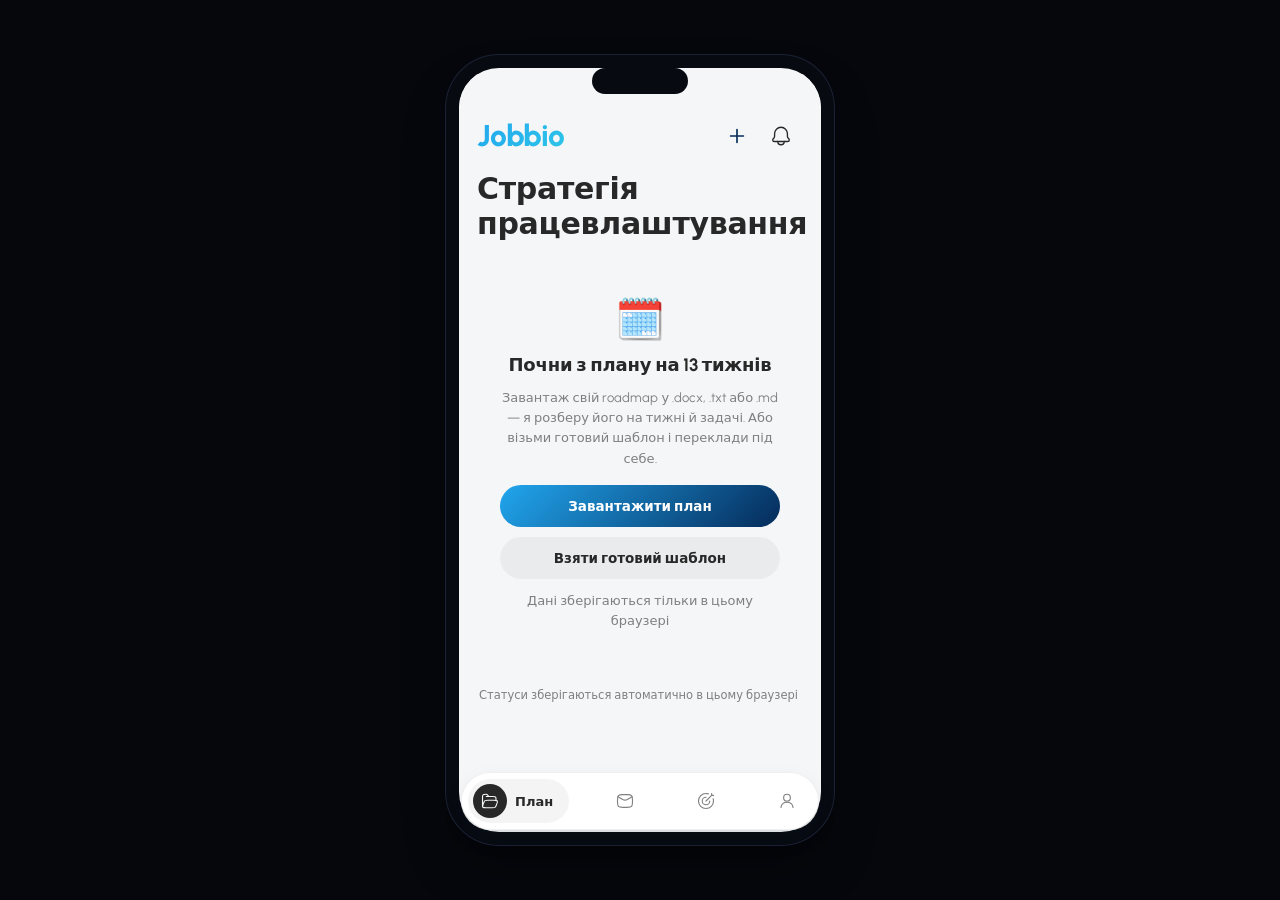
<file: index.html>
<!DOCTYPE html>
<html lang="uk">
<head>
<meta charset="utf-8">
<meta name="viewport" content="width=device-width, initial-scale=1, viewport-fit=cover">
<title>План виходу на ринок праці</title>

<link rel="manifest" href="manifest.json">
<meta name="theme-color" content="#F5F6F7">
<link rel="icon" href="icons/icon-192.png">
<link rel="apple-touch-icon" href="icons/apple-touch-icon.png">
<meta name="apple-mobile-web-app-capable" content="yes">
<meta name="apple-mobile-web-app-status-bar-style" content="default">
<meta name="apple-mobile-web-app-title" content="Трекер">
<meta name="mobile-web-app-capable" content="yes">

<link rel="stylesheet" href="css/base.css">
<link rel="stylesheet" href="css/plan.css">
<link rel="stylesheet" href="css/apps.css">
<link rel="stylesheet" href="css/skills.css">
<link rel="stylesheet" href="css/profile.css">
<link rel="stylesheet" href="css/plan-sheet.css">
</head>
<body>
<div class="device-stage">
<div class="phone-shell">
<div class="phone-notch" aria-hidden="true"></div>
<div class="phone-screen">
<div id="plan" class="app-page">
  <div class="wrap">
    <div class="sh-bar">
      <span class="sh-brand" aria-hidden="true">Jobbio</span>
      <span class="sh-inline-title">План</span>
      <div class="sh-actions">
        <button type="button" class="sh-action is-primary" id="planAddTaskBtn" aria-label="Додати задачу">
          <svg viewBox="0 0 24 24" fill="none" xmlns="http://www.w3.org/2000/svg" aria-hidden="true" focusable="false">
            <path d="M12 5V19M5 12H19" stroke="currentColor" stroke-width="1.8" stroke-linecap="round"/>
          </svg>
        </button>
        <button type="button" class="sh-action notify-btn" id="remindersBtn" aria-label="Нагадування" aria-haspopup="true" aria-expanded="false">
          <svg viewBox="0 0 24 24" fill="none" xmlns="http://www.w3.org/2000/svg" aria-hidden="true" focusable="false">
            <path d="M15.5 18C15.5 19.933 13.933 21.5 12 21.5C10.067 21.5 8.5 19.933 8.5 18" stroke="currentColor" stroke-width="1.5" stroke-linecap="round" stroke-linejoin="round"/>
            <path d="M19.2311 18H4.76887C3.79195 18 3 17.208 3 16.2311C3 15.762 3.18636 15.3121 3.51809 14.9803L4.12132 14.3771C4.68393 13.8145 5 13.0514 5 12.2558V9.5C5 5.63401 8.13401 2.5 12 2.5C15.866 2.5 19 5.634 19 9.5V12.2558C19 13.0514 19.3161 13.8145 19.8787 14.3771L20.4819 14.9803C20.8136 15.3121 21 15.762 21 16.2311C21 17.208 20.208 18 19.2311 18Z" stroke="currentColor" stroke-width="1.5" stroke-linecap="round" stroke-linejoin="round"/>
          </svg>
          <span class="notify-dot" hidden></span>
        </button>
      </div>
      <div class="header-panel" id="remindersPanel" hidden>
        <h2>Нагадування</h2>
        <div id="remindersBody"></div>
      </div>
    </div>
    <div class="sh-large">
      <h1 class="sh-title" id="planTitle">Стратегія працевлаштування</h1>
      <p class="sh-subtitle" id="planSubtitle"></p>
    </div>

    <div class="empty-state" id="planEmptyState" hidden>
      <div class="empty-icon" aria-hidden="true">🗓️</div>
      <h2>Почни з плану на 13 тижнів</h2>
      <p>Завантаж свій roadmap у .docx, .txt або .md — я розберу його на тижні й задачі. Або візьми готовий шаблон і переклади під себе.</p>
      <button type="button" class="empty-primary" id="planEmptyUploadBtn">Завантажити план</button>
      <button type="button" class="empty-secondary" id="planEmptyTemplateBtn">Взяти готовий шаблон</button>
      <p class="empty-fineprint">Дані зберігаються тільки в цьому браузері</p>
    </div>

    <div class="today-block" id="todayBlock" hidden>
      <h2 class="section-head">Сьогодні</h2>
      <div class="task-list" id="todayList" hidden></div>
      <p class="today-empty" id="todayEmpty"></p>
    </div>

    <div class="hero-card" id="heroCard"></div>

    <h2 class="section-head" id="deadlinesSectionHead" hidden>Дедлайни</h2>
    <div class="cal-strip" id="deadlineCalendar" role="group" aria-label="Календар дедлайнів"></div>

    <div class="quick-filter" id="statusFilter" role="group" aria-label="Фільтр задач за статусом">
      <button type="button" data-key="all" aria-pressed="true">Всі</button>
      <button type="button" data-key="queue" aria-pressed="false">В черзі</button>
      <button type="button" data-key="doing" aria-pressed="false">В роботі</button>
      <button type="button" data-key="done" aria-pressed="false">Готово</button>
    </div>

    <div class="board" id="board"></div>

    <div class="empty-state empty-state-inline" id="boardFilterEmpty" hidden>
      <p class="bfe-text"></p>
      <button type="button" class="empty-secondary" id="boardFilterEmptyShowAll">Показати всі</button>
    </div>

    <div class="foot">
      <span id="saveState">Статуси зберігаються автоматично в цьому браузері</span>
    </div>
  </div>
</div>

<div id="apps" class="app-page" hidden>
  <div class="wrap">
    <div class="sh-bar">
      <span class="sh-brand" aria-hidden="true">Jobbio</span>
      <span class="sh-inline-title">Відгуки</span>
      <div class="sh-actions">
        <button type="button" class="sh-action is-primary" id="appAddHeaderBtn" aria-label="Додати відгук">
          <svg viewBox="0 0 24 24" fill="none" xmlns="http://www.w3.org/2000/svg" aria-hidden="true" focusable="false">
            <path d="M12 5V19M5 12H19" stroke="currentColor" stroke-width="1.8" stroke-linecap="round"/>
          </svg>
        </button>
      </div>
    </div>
    <div class="sh-large">
      <h1 class="sh-title">Відгуки</h1>
      <p class="sh-subtitle" id="appsSubtitle"></p>
    </div>

    <div class="empty-state" id="appsEmptyState" hidden>
      <img class="empty-illustration" src="img/apps-empty.png" alt="" aria-hidden="true" width="240" height="200">
      <h2>Відстежуй, куди подалась</h2>
      <p>Додавай вакансію одразу після відгуку — тут буде видно етап, дату наступного кроку і де ти зависла.</p>
      <button type="button" class="empty-primary" id="appsEmptyAddBtn">Додати відгук</button>
    </div>

    <div class="funnel" id="appsFunnel"></div>

    <div class="apps-filter">
      <input type="search" id="appsSearch" placeholder="Пошук за назвою компанії" aria-label="Пошук за назвою компанії">
      <div class="apps-stage-filter" id="appsStageFilter" role="group" aria-label="Фільтр за етапом"></div>
      <div class="apps-source-filter" id="appsSourceFilter" role="group" aria-label="Фільтр за джерелом" hidden></div>
    </div>

    <button class="add-btn" id="appAddBtn" type="button">+ Додати відгук</button>
    <form class="add-form" id="appForm" hidden>
      <div class="add-field">
        <label for="appCompany">Компанія</label>
        <input type="text" id="appCompany" placeholder="Наприклад, Genesis" aria-describedby="appCompanyError">
        <p class="add-error" id="appCompanyError" hidden>Додай назву компанії — за нею шукатимеш пізніше.</p>
      </div>
      <div class="add-field">
        <label for="appPosition">Позиція</label>
        <input type="text" id="appPosition" placeholder="Middle UI/UX Designer">
      </div>
      <div class="add-field">
        <label for="appLink">Посилання на вакансію</label>
        <input type="url" id="appLink" placeholder="https://…">
      </div>
      <div class="add-field">
        <label for="appStage">Етап</label>
        <select id="appStage"></select>
      </div>
      <div class="add-field">
        <label for="appSource">Джерело</label>
        <select id="appSource"></select>
      </div>
      <div class="add-field">
        <label for="appDeadline">Наступний крок</label>
        <input type="date" id="appDeadline">
      </div>
      <div class="add-field">
        <label for="appDesc">Нотатки</label>
        <textarea id="appDesc" placeholder="Умови, продукт, з ким спілкувалась"></textarea>
      </div>
      <div class="add-actions">
        <button type="button" class="add-cancel" id="appCancelBtn">Скасувати</button>
        <button type="submit" class="add-save">Зберегти відгук</button>
      </div>
    </form>

    <div class="empty-state empty-state-inline" id="appsEmpty" hidden>
      <p class="bfe-text"></p>
      <button type="button" class="empty-secondary" id="appsClearFiltersBtn">Очистити фільтри</button>
    </div>
    <div class="apps-list" id="appsList"></div>

    <div class="foot">
      <span>Дані зберігаються автоматично в цьому браузері</span>
    </div>
  </div>
</div>

<div id="skills" class="app-page" hidden>
  <div class="wrap">
    <div class="sh-bar">
      <span class="sh-brand" aria-hidden="true">Jobbio</span>
      <span class="sh-inline-title">Навички</span>
      <div class="sh-actions">
        <button type="button" class="sh-action is-primary" id="skillsRefreshBtn" aria-label="Оновити аналіз за вакансіями">
          <svg viewBox="0 0 24 24" fill="none" xmlns="http://www.w3.org/2000/svg" aria-hidden="true" focusable="false">
            <path d="M20 12a8 8 0 10-2.34 5.66M20 12v-5M20 12h-5" stroke="currentColor" stroke-width="1.6" stroke-linecap="round" stroke-linejoin="round"/>
          </svg>
        </button>
        <button type="button" class="sh-action" id="skillsMoreBtn" aria-label="Ще" aria-haspopup="true" aria-expanded="false">
          <svg viewBox="0 0 24 24" fill="none" xmlns="http://www.w3.org/2000/svg" aria-hidden="true" focusable="false">
            <circle cx="5" cy="12" r="1.6" fill="currentColor"/>
            <circle cx="12" cy="12" r="1.6" fill="currentColor"/>
            <circle cx="19" cy="12" r="1.6" fill="currentColor"/>
          </svg>
        </button>
      </div>
      <div class="header-menu" id="skillsMoreMenu" hidden>
        <button type="button" id="skillsReplacePlanItem">Замінити план навчання</button>
        <button type="button" id="skillsExportAnalysisItem">Експортувати аналіз</button>
      </div>
    </div>
    <div class="sh-large">
      <h1 class="sh-title" id="skillsTitle"></h1>
      <p class="sh-subtitle" id="skillsSubtitle"></p>
    </div>

    <div class="empty-state" id="skillsEmptyState" hidden>
      <img class="empty-illustration" src="img/skills-empty.png" alt="" aria-hidden="true" width="228" height="240">
      <p>Додай 3-5 вакансій у «Відгуки» — і я покажу, які навички повторюються найчастіше.</p>
      <button type="button" class="empty-primary" id="skillsEmptyGoToAppsBtn">Перейти до відгуків</button>
    </div>

    <div id="skillsDefaultView">
      <div class="track-note">
        <span class="track-tag">Пріоритет: Трек A</span>
        <h3>B2B/SaaS-дашборди з адаптацією під mobile</h3>
        <p>Найбільше перекриття вимог (вакансії 1, 3, 4) і найближче до цілі "мобільні додатки + SaaS". Найбільша діра — жоден готовий кейс явно не показує адаптацію складного desktop-екрана (таблиця/календар/фільтри) під mobile з повним покриттям станів. Трек B (споживчий mobile/fintech, вакансії 5, 6) — другорядний; motion (Lottie/Jitter/AE) і JIRA/Photoshop — свідомо ігнорувати зараз.</p>
      </div>

      <div class="skills-list" id="skillsList"></div>
    </div>

    <div id="skillsPlanView" hidden>
      <div class="overview" id="skillsOverview"></div>
      <div class="board" id="skillsBoard"></div>
    </div>

    <div class="foot">
      <span>Статуси зберігаються автоматично в цьому браузері</span>
    </div>
  </div>
</div>

<div id="profile" class="app-page" hidden>
  <div class="wrap">
    <div class="sh-bar">
      <span class="sh-inline-title">Профіль</span>
      <div class="sh-actions">
        <button type="button" class="sh-action is-primary" id="profileSaveBtn" aria-label="Зберегти" hidden>
          <svg viewBox="0 0 24 24" fill="none" xmlns="http://www.w3.org/2000/svg" aria-hidden="true" focusable="false">
            <path d="M5 12.5L10 17.5L19 7" stroke="currentColor" stroke-width="1.8" stroke-linecap="round" stroke-linejoin="round"/>
          </svg>
        </button>
      </div>
    </div>
    <div class="sh-large">
      <span class="brand-logo">Jobbio</span>
      <h1 class="sh-title">Профіль</h1>
      <p class="sh-subtitle" id="profileSubtitle" hidden></p>
    </div>

    <div class="profile-card">
      <div class="profile-avatar" id="profileAvatar" aria-hidden="true">?</div>
      <form class="profile-form" id="profileForm">
        <div class="add-field">
          <label for="profileName">Ім'я</label>
          <input type="text" id="profileName" placeholder="Наприклад, Яна Смірнова" autocomplete="name">
        </div>
        <div class="add-field">
          <label for="profileEmail">Пошта</label>
          <input type="email" id="profileEmail" placeholder="you@example.com" autocomplete="email">
        </div>
        <div class="add-field">
          <label for="profileRole">Професія</label>
          <input type="text" id="profileRole" placeholder="Наприклад, UI/UX дизайнерка" autocomplete="organization-title">
        </div>
        <div class="add-field">
          <label for="profileBio">Короткий опис досвіду</label>
          <textarea id="profileBio" placeholder="2-3 речення про досвід і фокус"></textarea>
        </div>
      </form>
    </div>

    <div class="profile-section">
      <h2>План навчання</h2>
      <button type="button" class="add-btn" id="profileReplacePlanBtn">Замінити план навчання</button>
    </div>

    <div class="foot">
      <span>Дані зберігаються автоматично в цьому браузері</span>
    </div>
  </div>
</div>
</div>

<div class="bottom-nav">
  <div class="bn-pill">
    <button type="button" id="navPlan" aria-current="true" aria-label="План">
      <span class="bn-icon-wrap"><svg class="bn-ic" viewBox="0 0 24 24" fill="none" xmlns="http://www.w3.org/2000/svg" aria-hidden="true" focusable="false">
        <path d="M2 19V7.54902C2 6.10516 2 5.38322 2.24332 4.81647C2.5467 4.10985 3.10985 3.5467 3.81647 3.24332C4.38322 3 5.09805 3 6.54902 3H7.04311C7.64819 3 8.22075 3.27394 8.60041 3.74509L10.4175 6M10.4175 6H16C17.4001 6 18.1002 6 18.635 6.27248C19.1054 6.51217 19.4878 6.89462 19.7275 7.36502C20 7.8998 20 8.59987 20 10V11M10.4175 6H7" stroke="currentColor" stroke-width="1.5" stroke-linecap="round" stroke-linejoin="round"/>
        <path d="M3.15802 15.5144L3.45643 14.7717C4.19029 12.9449 4.55723 12.0316 5.3224 11.5158C6.08757 11 7.07557 11 9.05157 11H17.1119C19.8004 11 21.1446 11 21.7422 11.8787C22.3397 12.7575 21.8405 14.0002 20.842 16.4856L20.5436 17.2283C19.8097 19.0551 19.4428 19.9684 18.6776 20.4842C17.9124 21 16.9244 21 14.9484 21H6.88812C4.19961 21 2.85535 21 2.25782 20.1213C1.66029 19.2425 2.15953 17.9998 3.15802 15.5144Z" stroke="currentColor" stroke-width="1.5" stroke-linejoin="round"/>
      </svg></span>
      <span class="bn-label">План</span>
    </button>
    <button type="button" id="navApps" aria-current="false" aria-label="Відгуки">
      <span class="bn-icon-wrap"><svg class="bn-ic" viewBox="0 0 24 24" fill="none" xmlns="http://www.w3.org/2000/svg" aria-hidden="true" focusable="false">
        <path d="M2 6L8.91302 9.91697C11.4616 11.361 12.5384 11.361 15.087 9.91697L22 6" stroke="currentColor" stroke-width="1.5" stroke-linejoin="round"/>
        <path d="M2.01577 13.4756C2.08114 16.5412 2.11383 18.0739 3.24496 19.2094C4.37608 20.3448 5.95033 20.3843 9.09883 20.4634C11.0393 20.5122 12.9607 20.5122 14.9012 20.4634C18.0497 20.3843 19.6239 20.3448 20.7551 19.2094C21.8862 18.0739 21.9189 16.5412 21.9842 13.4756C22.0053 12.4899 22.0053 11.5101 21.9842 10.5244C21.9189 7.45886 21.8862 5.92609 20.7551 4.79066C19.6239 3.65523 18.0497 3.61568 14.9012 3.53657C12.9607 3.48781 11.0393 3.48781 9.09882 3.53656C5.95033 3.61566 4.37608 3.65521 3.24495 4.79065C2.11382 5.92608 2.08114 7.45885 2.01576 10.5244C1.99474 11.5101 1.99475 12.4899 2.01577 13.4756Z" stroke="currentColor" stroke-width="1.5" stroke-linejoin="round"/>
      </svg></span>
      <span class="bn-label">Відгуки</span>
    </button>
    <button type="button" id="navSkills" aria-current="false" aria-label="Навички">
      <span class="bn-icon-wrap"><svg class="bn-ic" viewBox="0 0 24 24" fill="none" xmlns="http://www.w3.org/2000/svg" aria-hidden="true" focusable="false">
        <path d="M15.1312 2.5C14.1462 2.17555 13.0936 2 12 2C6.47715 2 2 6.47715 2 12C2 17.5228 6.47715 22 12 22C17.5228 22 22 17.5228 22 12C22 10.9548 21.8396 9.94704 21.5422 9" stroke="currentColor" stroke-width="1.5" stroke-linecap="round"/>
        <path d="M17 12C17 14.7614 14.7614 17 12 17C9.23858 17 7 14.7614 7 12C7 9.23858 9.23858 7 12 7" stroke="currentColor" stroke-width="1.5" stroke-linecap="round" stroke-linejoin="round"/>
        <path d="M19.5 4.5L12 12M19.5 4.5V2M19.5 4.5H22" stroke="currentColor" stroke-width="1.5" stroke-linecap="round"/>
      </svg></span>
      <span class="bn-label">Навички</span>
    </button>
    <button type="button" id="navProfile" aria-current="false" aria-label="Профіль">
      <span class="bn-icon-wrap"><svg class="bn-ic" viewBox="0 0 24 24" fill="none" xmlns="http://www.w3.org/2000/svg" aria-hidden="true" focusable="false">
        <path d="M12 12C14.4853 12 16.5 9.98528 16.5 7.5C16.5 5.01472 14.4853 3 12 3C9.51472 3 7.5 5.01472 7.5 7.5C7.5 9.98528 9.51472 12 12 12Z" stroke="currentColor" stroke-width="1.5"/>
        <path d="M20 20.5C20 16.634 16.4183 13.5 12 13.5C7.58172 13.5 4 16.634 4 20.5" stroke="currentColor" stroke-width="1.5" stroke-linecap="round"/>
      </svg></span>
      <span class="bn-label">Профіль</span>
    </button>
  </div>
</div>

<div class="sheet-overlay" id="planSheetOverlay" hidden>
  <div class="sheet" id="planSheet">
    <div class="sheet-head">
      <h2 id="planSheetTitle">Плани навчання</h2>
      <button type="button" class="sheet-close" id="planSheetClose" aria-label="Закрити">✕</button>
    </div>

    <div class="plan-list" id="planList"></div>

    <button type="button" class="add-btn" id="planUploadToggle">+ Завантажити план навчання</button>

    <div class="add-form" id="planUploadForm" hidden>
      <p class="plan-hint">Підійде файл, де тижні або розділи виділені заголовками — наприклад «Тиждень 1» або «Модуль 1: Дослідження».</p>
      <div class="add-field">
        <input type="file" id="planFile" accept=".docx,.txt,.md,text/plain,text/markdown" hidden>
        <button type="button" class="plan-file-btn" id="planFileBtn">Обрати файл (.docx, .txt, .md)</button>
        <span class="plan-file-name" id="planFileName" hidden></span>
      </div>
      <p class="plan-or">або</p>
      <div class="add-field">
        <label for="planPasteText">Вставити текст плану</label>
        <textarea id="planPasteText" placeholder="Встав сюди текст свого roadmap"></textarea>
      </div>
      <div class="add-field">
        <label for="planName">Назва плану (необов'язково)</label>
        <input type="text" id="planName" placeholder="UI/UX: junior → middle">
      </div>
      <p class="plan-status" id="planParseStatus" hidden></p>
      <div class="add-actions">
        <button type="button" class="add-cancel" id="planUploadCancel">Скасувати</button>
        <button type="button" class="add-save" id="planUploadSave">Розібрати план</button>
      </div>
    </div>
  </div>
</div>
<div class="toast" id="toast" hidden role="status" aria-live="polite">
  <span class="toast-msg" id="toastMsg"></span>
  <button type="button" class="toast-action" id="toastAction" hidden></button>
</div>
<div class="phone-home-bar" aria-hidden="true"></div>
</div>
</div>

<script src="js/utils.js"></script>
<script src="js/header.js"></script>
<script src="js/plan-data.js"></script>
<script src="js/plan.js"></script>
<script src="js/learning-plan.js"></script>
<script src="js/apps.js"></script>
<script src="js/skills.js"></script>
<script src="js/profile.js"></script>
<script src="js/nav.js"></script>
<script src="js/app.js"></script>
<script src="js/register-sw.js"></script>
</body>
</html>
</file>
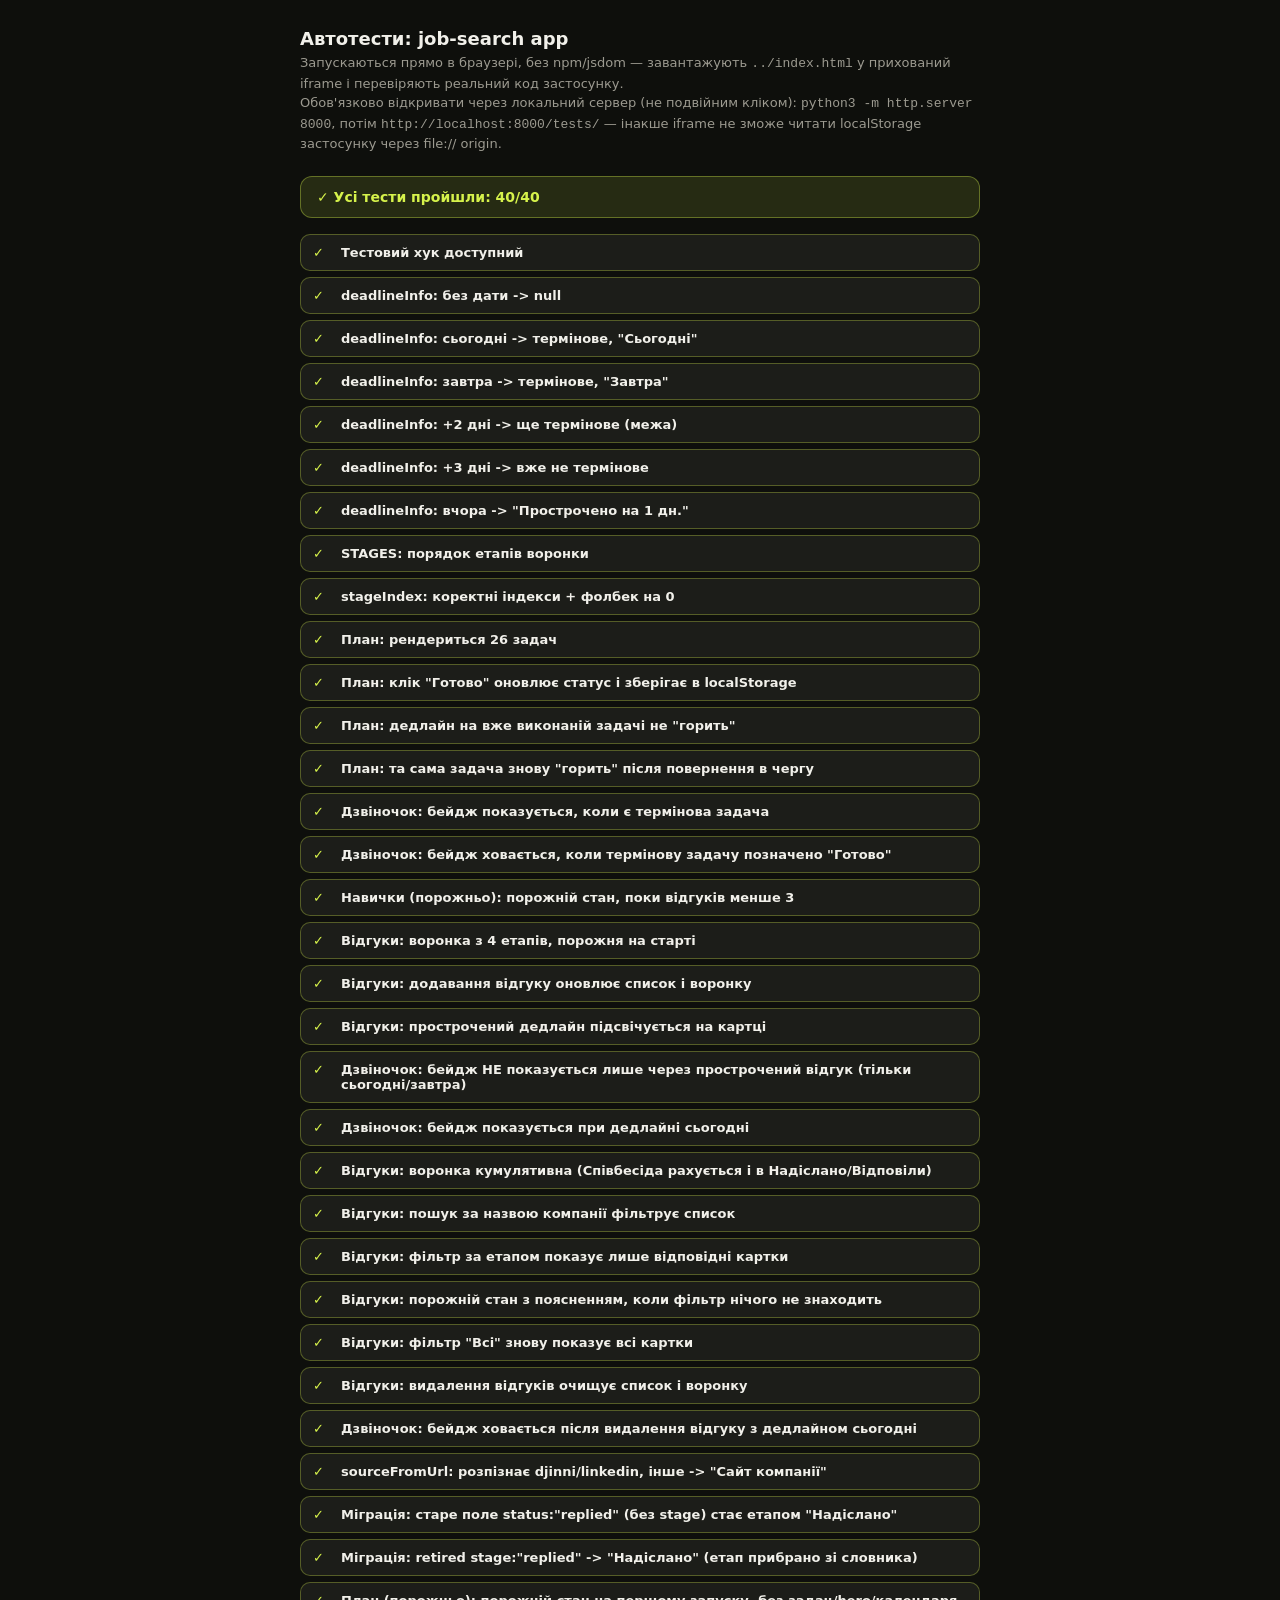
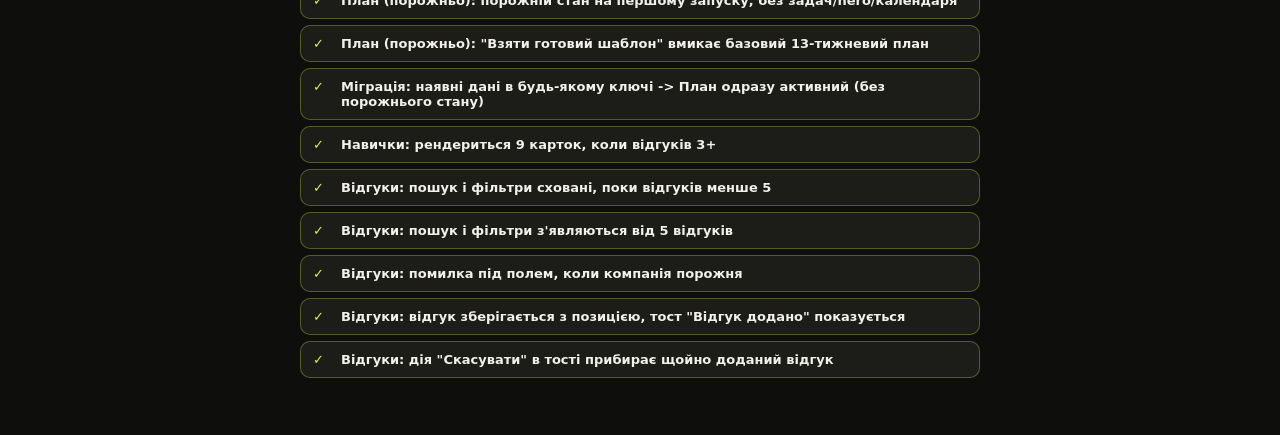
<file: tests/index.html>
<!DOCTYPE html>
<html lang="uk">
<head>
<meta charset="utf-8">
<meta name="viewport" content="width=device-width, initial-scale=1">
<title>Автотести — job-search app</title>
<style>
  body {
    font-family: system-ui, -apple-system, sans-serif;
    background: #0E0F0C; color: #F1F0EA;
    padding: 28px 20px 60px; max-width: 680px; margin: 0 auto;
  }
  h1 { font-size: 18px; margin: 0 0 4px; }
  p.hint { color: #9C9A90; font-size: 13px; margin: 0 0 22px; line-height: 1.5; }
  #summary {
    font-size: 14px; font-weight: 700; padding: 12px 16px; border-radius: 12px;
    margin-bottom: 16px; border: 1px solid rgba(255,255,255,.1);
  }
  #summary.pass { background: rgba(214,242,75,.12); color: #D6F24B; border-color: rgba(214,242,75,.35); }
  #summary.fail { background: rgba(255,111,91,.1); color: #FF6F5B; border-color: rgba(255,111,91,.4); }
  #results { display: flex; flex-direction: column; gap: 6px; }
  .row {
    display: flex; gap: 10px; align-items: flex-start; padding: 10px 12px;
    border-radius: 10px; background: #1C1D19; border: 1px solid rgba(255,255,255,.08); font-size: 13px;
  }
  .row.pass { border-color: rgba(214,242,75,.3); }
  .row.fail { border-color: rgba(255,111,91,.5); background: rgba(255,111,91,.07); }
  .row .mark { flex: 0 0 auto; font-weight: 800; width: 18px; }
  .row.pass .mark { color: #D6F24B; }
  .row.fail .mark { color: #FF6F5B; }
  .row .body { display: flex; flex-direction: column; gap: 3px; }
  .row .name { font-weight: 600; }
  .row .msg { color: #9C9A90; white-space: pre-wrap; font-family: ui-monospace, monospace; font-size: 12px; }
  iframe#sut { position: absolute; width: 390px; height: 844px; left: -9999px; top: 0; border: 0; }
</style>
</head>
<body>
  <h1>Автотести: job-search app</h1>
  <p class="hint">
    Запускаються прямо в браузері, без npm/jsdom — завантажують <code>../index.html</code>
    у прихований iframe і перевіряють реальний код застосунку.<br>
    Обов'язково відкривати через локальний сервер (не подвійним кліком): <code>python3 -m http.server 8000</code>,
    потім <code>http://localhost:8000/tests/</code> — інакше iframe не зможе читати localStorage застосунку через file:// origin.
  </p>
  <div id="summary">Виконується…</div>
  <div id="results"></div>

  <iframe id="sut"></iframe>

  <script>
  (function () {
    var resultsEl = document.getElementById('results');
    var summaryEl = document.getElementById('summary');
    var results = [];

    function record(name, ok, detail) {
      results.push({ name: name, ok: ok, detail: detail || '' });
      var row = document.createElement('div');
      row.className = 'row ' + (ok ? 'pass' : 'fail');
      row.innerHTML =
        '<span class="mark">' + (ok ? '✓' : '✕') + '</span>' +
        '<span class="body"><span class="name"></span>' + (detail ? '<span class="msg"></span>' : '') + '</span>';
      row.querySelector('.name').textContent = name;
      if (detail) row.querySelector('.msg').textContent = detail;
      resultsEl.appendChild(row);
    }

    function assert(cond, msg) {
      if (!cond) throw new Error(msg || 'assertion failed');
    }

    function addDays(date, n) {
      var d = new Date(date);
      d.setDate(d.getDate() + n);
      return d;
    }

    function fmt(date) {
      var y = date.getFullYear();
      var m = String(date.getMonth() + 1).padStart(2, '0');
      var d = String(date.getDate()).padStart(2, '0');
      return y + '-' + m + '-' + d;
    }

    function loadIframe() {
      return new Promise(function (resolve, reject) {
        var ifr = document.getElementById('sut');
        ifr.onload = function () { resolve(ifr.contentWindow); };
        ifr.onerror = function () { reject(new Error('iframe не завантажився')); };
        ifr.src = '../index.html?t=' + Date.now();
      });
    }

    var ALL_APP_KEYS = ['job-plan-statuses-v1', 'job-plan-deadlines-v1', 'job-applications-v1', 'job-skills-v1',
      'job-skills-analysis-updated-v1', 'job-profile-v1', 'job-plan-active-id-v1', 'job-learning-plans-v1',
      'job-active-learning-plan-v1', 'job-learning-plan-statuses-v1', 'job-learning-plan-deadlines-v1'];

    // Resets to the state an existing installation is in: real plan/app/skills data,
    // with the builtin 13-week plan active on the Plan tab (matches the migration in
    // js/plan.js loadPlanActiveId() — most tests below exercise that populated state).
    // A true first-ever-load (no data in ANY app key, `job-plan-active-id-v1` absent
    // too) is what shows the new empty state, and is tested separately below.
    function clearAppStorage() {
      ALL_APP_KEYS.forEach(function (k) { localStorage.removeItem(k); });
      localStorage.setItem('job-plan-active-id-v1', 'builtin');
    }
    function clearAppStorageFully() {
      ALL_APP_KEYS.forEach(function (k) { localStorage.removeItem(k); });
    }

    async function run() {
      var today = new Date(); today.setHours(0, 0, 0, 0);

      clearAppStorage();
      var w, T;
      try {
        w = await loadIframe();
        T = w.__jobAppTest;
        assert(T, 'window.__jobAppTest не знайдено в index.html');
        record('Тестовий хук доступний', true);
      } catch (e) {
        record('Тестовий хук доступний', false, e.message);
        finish();
        return;
      }

      // ---- deadlineInfo ----
      try {
        assert(T.deadlineInfo('') === null, 'очікували null');
        assert(T.deadlineInfo(undefined) === null, 'очікували null');
        record('deadlineInfo: без дати -> null', true);
      } catch (e) { record('deadlineInfo: без дати -> null', false, e.message); }

      try {
        var info = T.deadlineInfo(fmt(today));
        assert(info.urgent === true && info.text === 'Сьогодні', JSON.stringify(info));
        record('deadlineInfo: сьогодні -> термінове, "Сьогодні"', true);
      } catch (e) { record('deadlineInfo: сьогодні -> термінове, "Сьогодні"', false, e.message); }

      try {
        var info = T.deadlineInfo(fmt(addDays(today, 1)));
        assert(info.urgent === true && info.text === 'Завтра', JSON.stringify(info));
        record('deadlineInfo: завтра -> термінове, "Завтра"', true);
      } catch (e) { record('deadlineInfo: завтра -> термінове, "Завтра"', false, e.message); }

      try {
        var info = T.deadlineInfo(fmt(addDays(today, 2)));
        assert(info.urgent === true && info.text === 'Через 2 дн.', JSON.stringify(info));
        record('deadlineInfo: +2 дні -> ще термінове (межа)', true);
      } catch (e) { record('deadlineInfo: +2 дні -> ще термінове (межа)', false, e.message); }

      try {
        var info = T.deadlineInfo(fmt(addDays(today, 3)));
        assert(info.urgent === false, JSON.stringify(info));
        record('deadlineInfo: +3 дні -> вже не термінове', true);
      } catch (e) { record('deadlineInfo: +3 дні -> вже не термінове', false, e.message); }

      try {
        var info = T.deadlineInfo(fmt(addDays(today, -1)));
        assert(info.urgent === true && info.text === 'Прострочено на 1 дн.', JSON.stringify(info));
        record('deadlineInfo: вчора -> "Прострочено на 1 дн."', true);
      } catch (e) { record('deadlineInfo: вчора -> "Прострочено на 1 дн."', false, e.message); }

      // ---- STAGES / stageIndex ----
      try {
        var ids = T.STAGES.map(function (s) { return s.id; });
        assert(JSON.stringify(ids) === JSON.stringify(['sent', 'test', 'interview', 'offer', 'rejected']), JSON.stringify(ids));
        record('STAGES: порядок етапів воронки', true);
      } catch (e) { record('STAGES: порядок етапів воронки', false, e.message); }

      try {
        assert(T.stageIndex('offer') === 3, 'stageIndex(offer)=' + T.stageIndex('offer'));
        assert(T.stageIndex('невідомий-етап') === 0, 'фолбек=' + T.stageIndex('невідомий-етап'));
        record('stageIndex: коректні індекси + фолбек на 0', true);
      } catch (e) { record('stageIndex: коректні індекси + фолбек на 0', false, e.message); }

      // ---- plan page DOM ----
      var d = w.document;
      try {
        var taskCount = d.querySelectorAll('.task').length;
        assert(taskCount === 26, 'знайдено ' + taskCount);
        record('План: рендериться 26 задач', true);
      } catch (e) { record('План: рендериться 26 задач', false, e.message); }

      var t1 = d.querySelector('.task[data-id="t1"]');
      try {
        t1.querySelector('.seg button[data-key="done"]').click();
        assert(t1.dataset.status === 'done', 'data-status=' + t1.dataset.status);
        var saved = JSON.parse(w.localStorage.getItem('job-plan-statuses-v1') || '{}');
        assert(saved.t1 === 'done', JSON.stringify(saved));
        record('План: клік "Готово" оновлює статус і зберігає в localStorage', true);
      } catch (e) { record('План: клік "Готово" оновлює статус і зберігає в localStorage', false, e.message); }

      try {
        t1.querySelector('.detail-btn').click();
        var dateInput = t1.querySelector('.task-deadline-edit input[type="date"]');
        dateInput.value = fmt(addDays(today, 1));
        dateInput.dispatchEvent(new w.Event('change', { bubbles: true }));
        var chip = t1.querySelector('.task-deadline');
        assert(chip.hidden === false, 'чіп прихований');
        assert(chip.classList.contains('is-urgent') === false, 'очікували НЕ термінове для виконаної задачі: ' + chip.className);
        record('План: дедлайн на вже виконаній задачі не "горить"', true);
      } catch (e) { record('План: дедлайн на вже виконаній задачі не "горить"', false, e.message); }

      try {
        t1.querySelector('.seg button[data-key="queue"]').click();
        var chip = t1.querySelector('.task-deadline');
        assert(chip.classList.contains('is-urgent') === true, 'клас=' + chip.className);
        assert(chip.textContent.indexOf('🔥') === 0, 'текст="' + chip.textContent + '"');
        record('План: та сама задача знову "горить" після повернення в чергу', true);
      } catch (e) { record('План: та сама задача знову "горить" після повернення в чергу', false, e.message); }

      // ---- notify bell badge (bell lives only on the Plan header now) ----
      try {
        var dots = d.querySelectorAll('.notify-dot');
        assert(dots.length === 1, 'дзвіночків=' + dots.length);
        assert(Array.from(dots).every(function (el) { return el.hidden === false; }), 'бейдж не показався при терміновій задачі');
        record('Дзвіночок: бейдж показується, коли є термінова задача', true);
      } catch (e) { record('Дзвіночок: бейдж показується, коли є термінова задача', false, e.message); }

      try {
        t1.querySelector('.seg button[data-key="done"]').click();
        var dots = d.querySelectorAll('.notify-dot');
        assert(Array.from(dots).every(function (el) { return el.hidden === true; }), 'бейдж лишився видимим після "Готово"');
        record('Дзвіночок: бейдж ховається, коли термінову задачу позначено "Готово"', true);
      } catch (e) { record('Дзвіночок: бейдж ховається, коли термінову задачу позначено "Готово"', false, e.message); }

      // ---- skills page DOM ----
      try {
        assert(d.getElementById('skillsEmptyState').hidden === false, 'порожній стан Навичок не показався при 0 відгуках');
        assert(d.querySelectorAll('.skill-card').length === 0, 'чекліст не мав би рендеритись до 3 відгуків');
        record('Навички (порожньо): порожній стан, поки відгуків менше 3', true);
      } catch (e) { record('Навички (порожньо): порожній стан, поки відгуків менше 3', false, e.message); }

      // ---- apps funnel ----
      try {
        var rows = d.querySelectorAll('#appsFunnel .funnel-row');
        assert(rows.length === 4, 'рядків=' + rows.length);
        assert(rows[0].querySelector('.funnel-count').textContent === '0', 'очікували 0 на старті');
        record('Відгуки: воронка з 4 етапів, порожня на старті', true);
      } catch (e) { record('Відгуки: воронка з 4 етапів, порожня на старті', false, e.message); }

      try {
        d.getElementById('appAddBtn').click();
        d.getElementById('appCompany').value = 'Test Co';
        d.getElementById('appDeadline').value = fmt(addDays(today, -1));
        d.getElementById('appForm').requestSubmit();
        var cards = d.querySelectorAll('.app-card');
        assert(cards.length === 1, 'карток=' + cards.length);
        var sentCount = d.querySelector('#appsFunnel .funnel-row:nth-child(1) .funnel-count').textContent;
        assert(sentCount === '1', 'Надіслано=' + sentCount);
        record('Відгуки: додавання відгуку оновлює список і воронку', true);
      } catch (e) { record('Відгуки: додавання відгуку оновлює список і воронку', false, e.message); }

      var appCard = d.querySelector('.app-card');
      try {
        var label = appCard.querySelector('.app-deadline-label');
        assert(label.classList.contains('is-urgent'), 'клас=' + label.className);
        assert(label.textContent.indexOf('Наступний крок') !== -1, 'текст="' + label.textContent + '"');
        record('Відгуки: прострочений дедлайн підсвічується на картці', true);
      } catch (e) { record('Відгуки: прострочений дедлайн підсвічується на картці', false, e.message); }

      try {
        var dots = d.querySelectorAll('.notify-dot');
        assert(Array.from(dots).every(function (el) { return el.hidden === true; }), 'бейдж показався лише через прострочений (не сьогодні/завтра) відгук');
        record('Дзвіночок: бейдж НЕ показується лише через прострочений відгук (тільки сьогодні/завтра)', true);
      } catch (e) { record('Дзвіночок: бейдж НЕ показується лише через прострочений відгук (тільки сьогодні/завтра)', false, e.message); }

      try {
        var dateInput = appCard.querySelector('.app-deadline input[type="date"]');
        dateInput.value = fmt(today);
        dateInput.dispatchEvent(new w.Event('change', { bubbles: true }));
        var dots = d.querySelectorAll('.notify-dot');
        assert(Array.from(dots).every(function (el) { return el.hidden === false; }), 'бейдж не показався при дедлайні сьогодні');
        record('Дзвіночок: бейдж показується при дедлайні сьогодні', true);
      } catch (e) { record('Дзвіночок: бейдж показується при дедлайні сьогодні', false, e.message); }

      try {
        appCard.querySelector('.app-seg button[data-key="interview"]').click();
        var counts = Array.from(d.querySelectorAll('#appsFunnel .funnel-count')).map(function (el) { return el.textContent; });
        assert(JSON.stringify(counts) === JSON.stringify(['1', '1', '1', '0']), JSON.stringify(counts));
        record('Відгуки: воронка кумулятивна (Співбесіда рахується і в Надіслано/Відповіли)', true);
      } catch (e) { record('Відгуки: воронка кумулятивна (Співбесіда рахується і в Надіслано/Відповіли)', false, e.message); }

      // ---- filter + search (add a second app so filtering is meaningful) ----
      try {
        d.getElementById('appAddBtn').click();
        d.getElementById('appCompany').value = 'Другий Тест';
        d.getElementById('appForm').requestSubmit();
        var search = d.getElementById('appsSearch');
        search.value = 'test co';
        search.dispatchEvent(new w.Event('input', { bubbles: true }));
        var visible = Array.from(d.querySelectorAll('.app-card .app-company')).map(function (el) { return el.textContent; });
        assert(JSON.stringify(visible) === JSON.stringify(['Test Co']), JSON.stringify(visible));
        record('Відгуки: пошук за назвою компанії фільтрує список', true);
      } catch (e) { record('Відгуки: пошук за назвою компанії фільтрує список', false, e.message); }

      try {
        var search = d.getElementById('appsSearch');
        search.value = '';
        search.dispatchEvent(new w.Event('input', { bubbles: true }));
        d.getElementById('appsStageFilter').querySelector('button[data-key="interview"]').click();
        var visible = Array.from(d.querySelectorAll('.app-card .app-company')).map(function (el) { return el.textContent; });
        assert(JSON.stringify(visible) === JSON.stringify(['Test Co']), JSON.stringify(visible));
        record('Відгуки: фільтр за етапом показує лише відповідні картки', true);
      } catch (e) { record('Відгуки: фільтр за етапом показує лише відповідні картки', false, e.message); }

      try {
        d.getElementById('appsStageFilter').querySelector('button[data-key="offer"]').click();
        var empty = d.getElementById('appsEmpty');
        assert(empty.hidden === false && empty.textContent.indexOf('Нічого не знайшлося') !== -1, empty.textContent);
        assert(d.querySelectorAll('.app-card').length === 0, 'карток видно=' + d.querySelectorAll('.app-card').length);
        record('Відгуки: порожній стан з поясненням, коли фільтр нічого не знаходить', true);
      } catch (e) { record('Відгуки: порожній стан з поясненням, коли фільтр нічого не знаходить', false, e.message); }

      try {
        d.getElementById('appsStageFilter').querySelector('button[data-key="all"]').click();
        var cards = d.querySelectorAll('.app-card');
        assert(cards.length === 2, 'карток=' + cards.length);
        record('Відгуки: фільтр "Всі" знову показує всі картки', true);
      } catch (e) { record('Відгуки: фільтр "Всі" знову показує всі картки', false, e.message); }

      try {
        Array.from(d.querySelectorAll('.app-del')).forEach(function (btn) { btn.click(); });
        var cards = d.querySelectorAll('.app-card');
        assert(cards.length === 0, 'карток лишилось=' + cards.length);
        var counts = Array.from(d.querySelectorAll('#appsFunnel .funnel-count')).map(function (el) { return el.textContent; });
        assert(counts.every(function (c) { return c === '0'; }), JSON.stringify(counts));
        record('Відгуки: видалення відгуків очищує список і воронку', true);
      } catch (e) { record('Відгуки: видалення відгуків очищує список і воронку', false, e.message); }

      try {
        var dots = d.querySelectorAll('.notify-dot');
        assert(Array.from(dots).every(function (el) { return el.hidden === true; }), 'бейдж лишився видимим після видалення відгуку з дедлайном сьогодні');
        record('Дзвіночок: бейдж ховається після видалення відгуку з дедлайном сьогодні', true);
      } catch (e) { record('Дзвіночок: бейдж ховається після видалення відгуку з дедлайном сьогодні', false, e.message); }

      // ---- sourceFromUrl ----
      try {
        assert(T.sourceFromUrl('https://djinni.co/jobs/123') === 'djinni', 'djinni');
        assert(T.sourceFromUrl('https://www.linkedin.com/jobs/view/123') === 'linkedin', 'linkedin');
        assert(T.sourceFromUrl('https://jobs.linkedin.com/foo') === 'linkedin', 'linkedin subdomain');
        assert(T.sourceFromUrl('https://dou.ua/jobs/1') === 'company', 'dou.ua -> company (dropped from the dictionary)');
        assert(T.sourceFromUrl('https://work.ua/jobs/1') === 'company', 'work.ua -> company (dropped from the dictionary)');
        assert(T.sourceFromUrl('https://example.com/job') === 'company', 'unknown -> company');
        assert(T.sourceFromUrl('') === 'company', 'empty -> company');
        assert(T.sourceFromUrl(null) === 'company', 'null -> company');
        record('sourceFromUrl: розпізнає djinni/linkedin, інше -> "Сайт компанії"', true);
      } catch (e) { record('sourceFromUrl: розпізнає djinni/linkedin, інше -> "Сайт компанії"', false, e.message); }

      // ---- migration of legacy data ----
      clearAppStorage();
      localStorage.setItem('job-applications-v1', JSON.stringify([
        { id: 'legacy1', company: 'Legacy Co', link: '', desc: '', status: 'replied' },
        { id: 'legacy2', company: 'Legacy Co 2', link: '', desc: '', stage: 'replied' }
      ]));
      try {
        var w2 = await loadIframe();
        var d2 = w2.document;
        var card = d2.querySelector('.app-card[data-id="legacy1"]');
        assert(card, 'картку legacy-відгуку не знайдено');
        var sentBtn = card.querySelector('.app-seg button[data-key="sent"]');
        assert(sentBtn.getAttribute('aria-pressed') === 'true', 'aria-pressed=' + sentBtn.getAttribute('aria-pressed'));
        var dateInput = card.querySelector('.app-deadline input[type="date"]');
        assert(dateInput.value === '', 'value="' + dateInput.value + '"');
        record('Міграція: старе поле status:"replied" (без stage) стає етапом "Надіслано"', true);
      } catch (e) { record('Міграція: старе поле status:"replied" (без stage) стає етапом "Надіслано"', false, e.message); }

      try {
        var card2 = d2.querySelector('.app-card[data-id="legacy2"]');
        assert(card2, 'картку legacy2-відгуку не знайдено');
        var sentBtn2 = card2.querySelector('.app-seg button[data-key="sent"]');
        assert(sentBtn2.getAttribute('aria-pressed') === 'true', 'aria-pressed=' + sentBtn2.getAttribute('aria-pressed'));
        record('Міграція: retired stage:"replied" -> "Надіслано" (етап прибрано зі словника)', true);
      } catch (e) { record('Міграція: retired stage:"replied" -> "Надіслано" (етап прибрано зі словника)', false, e.message); }

      // ---- Plan tab: empty state on a genuinely first-ever load ----
      clearAppStorageFully();
      var w3, d3;
      try {
        w3 = await loadIframe();
        d3 = w3.document;
        assert(d3.getElementById('planEmptyState').hidden === false, 'порожній стан Плану не показався на першому запуску');
        assert(d3.querySelectorAll('#plan .task').length === 0, 'задачі не мали б рендеритись до вибору плану');
        assert(d3.getElementById('heroCard').hidden === true, 'hero-картка не мала б показуватись у порожньому стані');
        assert(d3.getElementById('deadlineCalendar').hidden === true, 'календар не мав би показуватись у порожньому стані');
        record('План (порожньо): порожній стан на першому запуску, без задач/hero/календаря', true);
      } catch (e) { record('План (порожньо): порожній стан на першому запуску, без задач/hero/календаря', false, e.message); }

      try {
        d3.getElementById('planEmptyTemplateBtn').click();
        assert(d3.getElementById('planEmptyState').hidden === true, 'порожній стан лишився видимим після "Взяти готовий шаблон"');
        assert(d3.querySelectorAll('#plan .task').length === 26, 'задач=' + d3.querySelectorAll('#plan .task').length);
        assert(w3.localStorage.getItem('job-plan-active-id-v1') === 'builtin', 'job-plan-active-id-v1 не зберігся як "builtin"');
        record('План (порожньо): "Взяти готовий шаблон" вмикає базовий 13-тижневий план', true);
      } catch (e) { record('План (порожньо): "Взяти готовий шаблон" вмикає базовий 13-тижневий план', false, e.message); }

      // ---- Plan tab: an existing installation (data in some other key, but no
      // explicit job-plan-active-id-v1 yet) migrates straight to the builtin plan,
      // never showing the empty state — this is what protects a returning user's
      // already-tracked plan from suddenly appearing "empty". ----
      clearAppStorageFully();
      localStorage.setItem('job-profile-v1', JSON.stringify({ name: 'Test User', email: '', role: '', bio: '' }));
      try {
        var w4 = await loadIframe();
        var d4 = w4.document;
        assert(d4.getElementById('planEmptyState').hidden === true, 'порожній стан показався для наявного користувача');
        assert(d4.querySelectorAll('#plan .task').length === 26, 'задач=' + d4.querySelectorAll('#plan .task').length);
        assert(w4.localStorage.getItem('job-plan-active-id-v1') === 'builtin', 'job-plan-active-id-v1 не мігрував на "builtin"');
        record('Міграція: наявні дані в будь-якому ключі -> План одразу активний (без порожнього стану)', true);
      } catch (e) { record('Міграція: наявні дані в будь-якому ключі -> План одразу активний (без порожнього стану)', false, e.message); }

      // ---- Skills tab: frequency-analysis checklist renders once there are
      // enough tracked applications (3-5, per the "Навички (порожньо)" spec) ----
      clearAppStorageFully();
      localStorage.setItem('job-plan-active-id-v1', 'builtin');
      localStorage.setItem('job-applications-v1', JSON.stringify([
        { id: 'sk1', company: 'A', link: '', desc: '', stage: 'sent', deadline: '', source: 'manual' },
        { id: 'sk2', company: 'B', link: '', desc: '', stage: 'sent', deadline: '', source: 'manual' },
        { id: 'sk3', company: 'C', link: '', desc: '', stage: 'sent', deadline: '', source: 'manual' }
      ]));
      try {
        var w5 = await loadIframe();
        var d5 = w5.document;
        assert(d5.getElementById('skillsEmptyState').hidden === true, 'порожній стан лишився видимим при 3 відгуках');
        var skillCount = d5.querySelectorAll('.skill-card').length;
        assert(skillCount === 9, 'знайдено ' + skillCount);
        record('Навички: рендериться 9 карток, коли відгуків 3+', true);
      } catch (e) { record('Навички: рендериться 9 карток, коли відгуків 3+', false, e.message); }

      // ---- Apps: search/filters gated at 5 records ----
      clearAppStorageFully();
      localStorage.setItem('job-plan-active-id-v1', 'builtin');
      localStorage.setItem('job-applications-v1', JSON.stringify([
        { id: 'f1', company: 'A', link: '', desc: '', stage: 'sent', deadline: '', source: 'company' },
        { id: 'f2', company: 'B', link: '', desc: '', stage: 'sent', deadline: '', source: 'company' },
        { id: 'f3', company: 'C', link: '', desc: '', stage: 'sent', deadline: '', source: 'company' },
        { id: 'f4', company: 'D', link: '', desc: '', stage: 'sent', deadline: '', source: 'company' }
      ]));
      var w6, d6;
      try {
        w6 = await loadIframe();
        d6 = w6.document;
        assert(d6.querySelector('#apps .apps-filter').hidden === true, 'фільтри показались при 4 відгуках');
        record('Відгуки: пошук і фільтри сховані, поки відгуків менше 5', true);
      } catch (e) { record('Відгуки: пошук і фільтри сховані, поки відгуків менше 5', false, e.message); }

      try {
        d6.getElementById('appAddBtn').click();
        d6.getElementById('appCompany').value = 'E';
        d6.getElementById('appForm').requestSubmit();
        assert(d6.querySelector('#apps .apps-filter').hidden === false, 'фільтри лишились сховані при 5 відгуках');
        record('Відгуки: пошук і фільтри з\'являються від 5 відгуків', true);
      } catch (e) { record('Відгуки: пошук і фільтри з\'являються від 5 відгуків', false, e.message); }

      // ---- Apps: required-company error, position on card, toast + undo ----
      clearAppStorageFully();
      localStorage.setItem('job-plan-active-id-v1', 'builtin');
      var w7 = await loadIframe();
      var d7 = w7.document;

      try {
        d7.getElementById('appAddBtn').click();
        d7.getElementById('appForm').requestSubmit();
        assert(d7.getElementById('appCompanyError').hidden === false, 'помилка не показалась при порожній компанії');
        assert(d7.querySelectorAll('.app-card').length === 0, 'картка не мала б створитись без компанії');
        record('Відгуки: помилка під полем, коли компанія порожня', true);
      } catch (e) { record('Відгуки: помилка під полем, коли компанія порожня', false, e.message); }

      try {
        d7.getElementById('appCompany').value = 'Genesis';
        d7.getElementById('appPosition').value = 'Middle UI/UX Designer';
        d7.getElementById('appForm').requestSubmit();
        assert(d7.getElementById('appCompanyError').hidden === true, 'помилка лишилась видимою після заповнення компанії');
        var newCard = d7.querySelector('.app-card');
        assert(newCard && newCard.querySelector('.app-position').textContent === 'Middle UI/UX Designer', 'позиція не відобразилась на картці');
        var toast = d7.getElementById('toast');
        assert(toast.hidden === false && d7.getElementById('toastMsg').textContent === 'Відгук додано', 'тост "Відгук додано" не показався');
        record('Відгуки: відгук зберігається з позицією, тост "Відгук додано" показується', true);
      } catch (e) { record('Відгуки: відгук зберігається з позицією, тост "Відгук додано" показується', false, e.message); }

      try {
        d7.getElementById('toastAction').click();
        assert(d7.querySelectorAll('.app-card').length === 0, 'картка лишилась після "Скасувати" у тості');
        record('Відгуки: дія "Скасувати" в тості прибирає щойно доданий відгук', true);
      } catch (e) { record('Відгуки: дія "Скасувати" в тості прибирає щойно доданий відгук', false, e.message); }

      clearAppStorage();
      finish();
    }

    function finish() {
      var passed = results.filter(function (r) { return r.ok; }).length;
      var total = results.length;
      summaryEl.className = passed === total ? 'pass' : 'fail';
      summaryEl.textContent = passed === total
        ? '✓ Усі тести пройшли: ' + passed + '/' + total
        : '✕ Провалено ' + (total - passed) + ' з ' + total + ' тестів';
    }

    run();
  })();
  </script>
</body>
</html>
</file>
<file: css/base.css>
@import url('https://fonts.googleapis.com/css2?family=Urbanist:wght@400;500;600;700;800&display=swap');

:root {
  color-scheme: light;
  --bg: #F5F6F7;
  --surface: #FFFFFF;
  --card-surface-bg: #FFFFFF;
  --card-shadow: 0 2px 20px rgba(20,30,50,.05);
  --tile: rgba(0,0,0,.045);
  --tile-btn: rgba(255,255,255,.6);
  --seg-idle: rgba(255,255,255,.6);
  --ink: #282828;
  --muted: #7F7F7F;
  --muted-soft: #A7A5A5;
  --strike: #A7A5A5;
  --border: rgba(0,0,0,.07);
  --lime: linear-gradient(135deg, #21A6EE 0%, #2EC6E8 100%);
  --lime-ink: #FFFFFF;
  --deadline-gradient: linear-gradient(135deg, #FFB648 0%, #E8752E 100%);
  --amber: #B9791E;
  --amber-bg: rgba(185,121,30,.12);
  --action-blue: #21A6EE;
  --action-blue-deep: #052B5A;
  --urgent: #E0503F;
  --urgent-bg: rgba(224,80,63,.12);
  --grad-1a: #9FEFC4; --grad-1b: #1E8F6E;
  --grad-2a: #F0D28C; --grad-2b: #B9791E;
  --grad-3a: #C9BEF2; --grad-3b: #6B3FA0;
  --stage: #05070C;
  --bezel: #070A11;
  --bezel-edge: rgba(150,175,255,.14);

  /* spacing scale (proximity rule): tight = elements that directly form one
     group, group = several groups combined into one section, section = gap
     between top-level groups on the page */
  --space-tight: 8px;
  --space-tight-lg: 12px;
  --space-group: 16px;
  --space-section: 20px;
}

* { box-sizing: border-box; margin: 0; padding: 0; }
html, body { background: var(--stage); }
body {
  font-family: 'Urbanist', system-ui, sans-serif;
  color: var(--ink);
  background: var(--stage);
  min-height: 100vh;
  display: flex;
  align-items: center;
  justify-content: center;
  padding: 28px 14px;
  overflow-x: hidden;
}

/* ---------- phone frame ---------- */
.device-stage { width: 100%; display: flex; justify-content: center; }
.phone-shell {
  position: relative;
  width: min(390px, 100%);
  height: min(844px, 88vh);
  background: var(--bezel);
  border-radius: 54px;
  padding: 14px;
  box-shadow: 0 30px 60px -20px rgba(0,0,0,.45), 0 0 0 1px var(--bezel-edge) inset;
  flex: 0 0 auto;
}
.phone-screen {
  position: relative;
  width: 100%; height: 100%;
  background: var(--bg);
  border-radius: 40px;
  overflow-y: auto;
  overflow-x: hidden;
  -webkit-overflow-scrolling: touch;
  scrollbar-width: none;
}
.phone-screen::-webkit-scrollbar { display: none; }
.phone-notch {
  position: absolute; top: 14px; left: 50%; transform: translateX(-50%);
  width: 96px; height: 26px; background: var(--bezel); border-radius: 20px;
  z-index: 5; pointer-events: none;
}
.phone-home-bar {
  position: absolute; bottom: 20px; left: 50%; transform: translateX(-50%);
  width: 120px; height: 4px; border-radius: 999px; background: rgba(255,255,255,.55);
  z-index: 5; pointer-events: none;
}
@media (max-width: 460px) {
  body { padding: 0; }
  .phone-shell { width: 100%; height: 100dvh; border-radius: 0; padding: 0; box-shadow: none; }
  .phone-screen { border-radius: 0; }
  .phone-notch, .phone-home-bar { display: none; }
}

.app-page { padding: 6px 18px 24px; line-height: 1.4; -webkit-font-smoothing: antialiased; }
.app-page .wrap { max-width: 100%; margin: 0 auto; }

/* ---------- screen header: sticky compact bar (.sh-bar) + large title (.sh-large)
   that scrolls away underneath it. Both are direct children of .wrap (not a shared
   wrapper) so the sticky bar's containing block spans the whole scrollable page —
   nesting it inside a short header wrapper made it unstick as soon as that wrapper's
   own (short) box scrolled past. ---------- */
.app-page .sh-bar {
  position: sticky; top: 0; z-index: 3;
  display: flex; align-items: center; gap: 4px; min-height: 44px;
  margin: 0 -18px; padding: 40px 18px 6px;
  background: var(--bg);
  transition: background-color .15s ease, box-shadow .15s ease;
}
.phone-screen.is-scrolled .app-page .sh-bar {
  background: rgba(245,246,247,.88); -webkit-backdrop-filter: blur(14px); backdrop-filter: blur(14px);
  box-shadow: 0 1px 0 rgba(0,0,0,.08);
}
.app-page .sh-inline-title {
  position: absolute; left: 50%; top: 50%; transform: translate(-50%, calc(-50% + 17px));
  font-size: 15px; font-weight: 700; letter-spacing: -.01em; color: var(--ink);
  opacity: 0; transition: opacity .15s ease; pointer-events: none;
  max-width: 46%; overflow: hidden; text-overflow: ellipsis; white-space: nowrap;
}
.phone-screen.is-scrolled .app-page .sh-inline-title { opacity: 1; }
.app-page .sh-brand {
  flex: 0 0 auto; display: flex; align-items: center; height: 44px;
  font-weight: 800; font-size: 30px; letter-spacing: -.02em; line-height: 1;
  background: var(--lime); -webkit-background-clip: text; background-clip: text; color: transparent;
}
.app-page .sh-actions { display: flex; align-items: center; gap: 0; margin-left: auto; }
.app-page .sh-action {
  position: relative; width: 44px; height: 44px; flex: 0 0 auto;
  display: flex; align-items: center; justify-content: center;
  background: none; border: none; padding: 0; margin: 0; cursor: pointer; color: var(--ink);
}
.app-page .sh-action[hidden] { display: none; }
.app-page .sh-action svg { width: 22px; height: 22px; display: block; }
.app-page .sh-action.is-primary { color: var(--action-blue-deep); }
.app-page .sh-action .notify-dot { position: absolute; top: 9px; right: 9px; }
.app-page .sh-large { padding: 8px 0 2px; margin-bottom: var(--space-section); }
.app-page .sh-title { font-size: 30px; font-weight: 700; letter-spacing: -.01em; line-height: 1.15; }
.app-page .sh-subtitle { font-size: 13.5px; font-weight: 400; color: var(--muted); margin-top: 5px; }
.app-page .sh-subtitle[hidden] { display: none; }

/* ---------- shared header dropdowns (reminders panel, "Ще" menu) ---------- */
.header-panel, .header-menu {
  position: absolute; top: 46px; right: 18px; z-index: 4; width: 240px;
  background: var(--card-surface-bg); border-radius: 20px; box-shadow: 0 16px 40px -12px rgba(20,30,50,.25);
}
.header-panel[hidden], .header-menu[hidden] { display: none; }
.header-panel { padding: 14px; }
.header-panel h2 { font-size: 14px; font-weight: 700; margin-bottom: 10px; }
.header-panel .hp-empty { font-size: 12px; color: var(--muted); line-height: 1.5; }
.header-panel .hp-item { display: flex; flex-direction: column; gap: 2px; padding: 8px 0; border-top: 1px solid var(--border); }
.header-panel .hp-item:first-child { border-top: none; padding-top: 0; }
.header-panel .hp-item-title { font-size: 12.5px; font-weight: 600; color: var(--ink); }
.header-panel .hp-item-due { font-size: 11.5px; font-weight: 600; color: var(--urgent); }
.header-menu { width: 220px; padding: 6px; display: flex; flex-direction: column; }
.header-menu button {
  font-family: inherit; font-size: 13px; font-weight: 600; color: var(--ink); text-align: left;
  background: none; border: none; padding: 11px 10px; border-radius: 12px; cursor: pointer;
}
.header-menu button:hover, .header-menu button:focus-visible { background: var(--tile); }

/* ---------- brand logo (Profile header only) ---------- */
.app-page .brand-logo {
  display: block; margin-bottom: 8px;
  font-weight: 800; font-size: 26px; letter-spacing: -.02em; line-height: 1;
  background: var(--lime); -webkit-background-clip: text; background-clip: text; color: transparent;
}

.app-page :focus-visible { outline: 2px solid var(--ink); outline-offset: 2px; }

.app-page .foot {
  display: flex; flex-wrap: wrap; gap: var(--space-tight-lg); align-items: center;
  padding: 4px 2px 18px; font-size: 11.5px; color: var(--muted);
}

@media (prefers-reduced-motion: reduce) {
  html { scroll-behavior: auto; }
  .app-page *, .app-page *::before { transition: none !important; }
}

/* ---------- multi-page + bottom nav ---------- */
.app-page { padding-bottom: 92px; }
.app-page[hidden] { display: none; }

.bottom-nav {
  position: absolute; left: 16px; right: 16px; bottom: 16px; z-index: 6;
  display: flex; pointer-events: none;
}
.bottom-nav .bn-pill {
  pointer-events: auto; width: 100%; display: flex; gap: 2px; align-items: center; justify-content: space-between;
  background: rgba(255,255,255,.92); border: 1px solid rgba(0,0,0,.06);
  border-radius: 999px; padding: 6px; box-shadow: 0 10px 28px -10px rgba(20,30,50,.22);
}
.bottom-nav button {
  display: flex; align-items: center; gap: 8px; border: none; cursor: pointer;
  font-family: inherit; font-size: 13px; font-weight: 600; color: var(--ink);
  background: transparent; padding: 5px; border-radius: 999px; white-space: nowrap;
  min-height: 44px; transition: background-color .15s ease, padding .15s ease;
}
.bottom-nav button[aria-current="true"] { background: var(--tile); padding: 5px 16px 5px 5px; }
.bottom-nav .bn-icon-wrap {
  width: 34px; height: 34px; flex: 0 0 auto; border-radius: 50%;
  display: flex; align-items: center; justify-content: center; color: var(--muted);
  transition: background-color .15s ease, color .15s ease;
}
.bottom-nav button[aria-current="true"] .bn-icon-wrap { background: var(--ink); color: var(--bg); }
.bottom-nav .bn-ic { width: 18px; height: 18px; flex: 0 0 auto; display: block; }
.bottom-nav .bn-label { display: none; }
.bottom-nav button[aria-current="true"] .bn-label { display: inline; }
.bottom-nav button:not([aria-current="true"]) { padding: 5px 8px; }

/* ---------- generic add-form (reused by apps + the learning-plan upload sheet) ---------- */
.add-btn {
  width: 100%; font-family: inherit; font-size: 13px; font-weight: 700; color: var(--ink);
  background: var(--tile-btn); border: 1px dashed var(--border); border-radius: 999px;
  padding: 12px; cursor: pointer; margin-bottom: var(--space-group);
}
.add-form {
  background: var(--card-surface-bg); border: 1px solid transparent; border-radius: 28px;
  padding: 14px; display: flex; flex-direction: column; gap: var(--space-tight); margin-bottom: var(--space-group);
  box-shadow: var(--card-shadow);
}
.add-form[hidden] { display: none; }
.add-form input, .add-form textarea, .add-form select {
  font-family: inherit; font-size: 13px; color: var(--ink); background: var(--tile);
  border: 1px solid var(--border); border-radius: 14px; padding: 10px 12px; width: 100%; resize: vertical;
}
.add-form select { -webkit-appearance: none; appearance: none; }
.add-form textarea { min-height: 56px; }
.add-form .add-field { display: flex; flex-direction: column; gap: 4px; }
.add-form .add-field label { font-size: 11px; color: var(--muted); }
.add-form input[type="date"] { color-scheme: light; }
.add-form .add-error { font-size: 11px; color: var(--urgent); }
.add-form .add-error[hidden] { display: none; }
.add-form .add-actions { display: flex; gap: 8px; }
.add-form .add-actions button {
  flex: 1; font-family: inherit; font-size: 13px; font-weight: 700; border: none;
  border-radius: 999px; padding: 10px; cursor: pointer;
}
.add-form .add-save { background: linear-gradient(135deg, var(--action-blue) 0%, var(--action-blue-deep) 100%); color: #FFFFFF; }
.add-form .add-cancel { background: var(--tile); color: var(--muted); }

/* ---------- empty states (first launch, no data yet, or a filter/search with
   zero results) — reused across Plan/Apps/Skills. ---------- */
.app-page .empty-state {
  display: flex; flex-direction: column; align-items: center; text-align: center;
  gap: 10px; padding: 36px 20px; margin-bottom: 16px;
}
.app-page .empty-state[hidden] { display: none; }
.app-page .empty-icon { font-size: 40px; line-height: 1; margin-bottom: 4px; }
.app-page .empty-illustration { display: block; width: 168px; height: auto; margin-bottom: 4px; }
.app-page .empty-state h2 { font-size: 18px; font-weight: 700; letter-spacing: -.01em; }
.app-page .empty-state p { font-size: 13px; color: var(--muted); line-height: 1.55; max-width: 280px; }
.app-page .empty-primary, .app-page .empty-secondary {
  width: 100%; max-width: 280px; font-family: inherit; font-size: 13.5px; font-weight: 700;
  border-radius: 999px; padding: 13px; cursor: pointer; border: none;
}
.app-page .empty-primary { background: linear-gradient(135deg, var(--action-blue) 0%, var(--action-blue-deep) 100%); color: #FFFFFF; margin-top: 6px; }
.app-page .empty-secondary { background: var(--tile); color: var(--ink); }
.app-page .empty-fineprint { font-size: 11px; color: var(--muted-soft); margin-top: 2px; }
.app-page .empty-state-inline { padding: 22px 16px; gap: var(--space-tight); margin-bottom: var(--space-group); }
.app-page .empty-state-inline .bfe-text { font-size: 13px; color: var(--muted); line-height: 1.5; max-width: 280px; }

/* ---------- toast (transient confirmation, bottom of the screen) ---------- */
.toast {
  position: absolute; left: 50%; bottom: 84px; transform: translateX(-50%);
  z-index: 40; max-width: calc(100% - 36px);
  display: flex; align-items: center; gap: 10px;
  background: var(--ink); color: var(--bg); border-radius: 999px;
  padding: 12px 16px; box-shadow: 0 16px 32px -12px rgba(0,0,0,.4);
  font-size: 12.5px; font-weight: 600;
  opacity: 0; transition: opacity .2s ease, transform .2s ease;
  pointer-events: none;
}
.toast.is-visible { opacity: 1; transform: translateX(-50%) translateY(0); pointer-events: auto; }
.toast[hidden] { display: none; }
.toast .toast-msg { white-space: nowrap; overflow: hidden; text-overflow: ellipsis; }
.toast .toast-action {
  font-family: inherit; font-size: 12.5px; font-weight: 700; color: var(--action-blue);
  background: none; border: none; cursor: pointer; flex: 0 0 auto; padding: 0;
}
.toast .toast-action[hidden] { display: none; }
</file>
<file: css/plan.css>
/* Plan page: deadline calendar, hero summary card, status quick-filter,
   phase overview cards, and the phase/week/task board.
   The overview + board + task-card + .seg styles here are shared with the
   Skills page's learning-plan board (js/learning-plan.js renderLearningBoard),
   which reuses the same markup structure under #skillsOverview/#skillsBoard. */

/* ---------- shared section heading (Сьогодні / Дедлайни) ---------- */
.app-page .section-head { font-size: 15px; font-weight: 700; letter-spacing: -.01em; margin: 4px 0 10px; }
.app-page .section-head[hidden] { display: none; }

/* ---------- "Сьогодні" block ---------- */
.today-block { margin-bottom: var(--space-section); }
.today-block[hidden] { display: none; }
.today-block .task-list[hidden] { display: none; }
.today-empty {
  font-size: 12.5px; color: var(--muted); line-height: 1.5;
  background: var(--card-surface-bg); border-radius: 20px; padding: 14px 16px; box-shadow: var(--card-shadow);
}
.today-empty[hidden] { display: none; }

/* ---------- deadline calendar ---------- */
.cal-strip { display: flex; gap: var(--space-tight); overflow-x: auto; padding: 2px 2px 6px; margin-bottom: var(--space-section); scrollbar-width: none; }
.cal-strip[hidden] { display: none; }
.cal-strip::-webkit-scrollbar { display: none; }
.cal-day {
  position: relative; flex: 0 0 auto; width: 40px; min-height: 62px; border-radius: 32px; border: none; cursor: default;
  background: rgba(255,255,255,.6); box-shadow: var(--card-shadow);
  display: flex; flex-direction: column; align-items: center; justify-content: center; gap: 4px;
  padding: 8px 6px; font-family: inherit; color: var(--muted);
}
.cal-day .cal-month, .cal-day .cal-weekday { font-size: 9px; font-weight: 700; text-transform: uppercase; letter-spacing: .02em; opacity: .75; }
.cal-day .cal-weekday { opacity: .6; }
.cal-day .cal-num { font-size: 14px; font-weight: 600; }
.cal-day .cal-badge {
  width: 16px; height: 16px; border-radius: 999px; background: var(--bg);
  display: flex; align-items: center; justify-content: center; font-size: 9px; font-weight: 800; color: #FFFFFF;
}
.cal-day[data-today="true"]::after {
  content: ''; position: absolute; inset: 0; border-radius: inherit; padding: 0.5px;
  background: var(--lime);
  -webkit-mask: linear-gradient(#000 0 0) content-box, linear-gradient(#000 0 0);
  -webkit-mask-composite: xor; mask-composite: exclude;
  pointer-events: none;
}
.cal-day[data-deadline="pending"] { cursor: pointer; }
.cal-day[data-deadline="pending"] .cal-badge { background: var(--deadline-gradient); }
.cal-day[data-deadline="resolved"] { cursor: pointer; }
.cal-day[data-deadline="resolved"] .cal-badge { background: var(--action-blue-deep); }

/* ---------- hero summary card ---------- */
.hero-card {
  position: relative; overflow: hidden; border-radius: 32px; padding: 22px 20px; margin-bottom: var(--space-section);
  background: var(--lime); color: #FFFFFF; box-shadow: 0 16px 32px -16px rgba(33,166,238,.5);
  display: flex; flex-direction: column; gap: var(--space-group);
}
.hero-card[hidden] { display: none; }
.hero-card .hc-top { display: flex; flex-direction: column; gap: var(--space-tight-lg); }
.hero-card .hc-row { display: flex; align-items: baseline; justify-content: space-between; gap: var(--space-tight-lg); }
.hero-card .hc-label { font-size: 18px; font-weight: 600; letter-spacing: -.01em; flex: 0 0 auto; }
.hero-card .hc-value {
  font-size: 14px; font-weight: 500; text-align: right; opacity: .95; min-width: 0;
  overflow: hidden; text-overflow: ellipsis; white-space: nowrap; max-width: 58%;
}
.hero-card .hc-progress { display: flex; align-items: flex-end; gap: var(--space-tight); }
.hero-card .hc-pct { font-size: 42px; font-weight: 600; letter-spacing: -.02em; line-height: 1; }
.hero-card .hc-status { display: flex; flex-direction: column; gap: 2px; font-size: 12px; }
.hero-card .hc-status b { font-weight: 700; }
.hero-card .hc-caption { font-size: 12px; font-weight: 600; opacity: .9; margin-bottom: -6px; }
.hero-card .hc-ticks { display: flex; gap: 2px; align-items: center; height: 22px; }
.hero-card .hc-tick { flex: 1; height: 22px; border-radius: 999px; background: rgba(255,255,255,.3); }
.hero-card .hc-tick.is-filled { background: #FFFFFF; }

/* ---------- status quick-filter ---------- */
.quick-filter { display: flex; gap: var(--space-tight); margin-bottom: var(--space-group); }
.quick-filter[hidden] { display: none; }
.quick-filter button {
  flex: 1; font-family: inherit; font-size: 14px; font-weight: 500; padding: 10px 6px; border: none;
  border-radius: 999px; background: var(--seg-idle); color: var(--muted); cursor: pointer; white-space: nowrap;
}
.quick-filter button[aria-pressed="true"] { background: var(--ink); color: #FFFFFF; }

/* ---------- phase overview ---------- */
.app-page .overview { display: grid; grid-template-columns: repeat(auto-fit, minmax(84px, 1fr)); gap: var(--space-tight); margin-bottom: var(--space-section); }
.app-page .ov-card {
  position: relative; overflow: hidden; border-radius: 24px; padding: 14px 12px;
  color: var(--ink); display: flex; flex-direction: column; align-items: flex-start; text-align: left;
  justify-content: space-between; gap: 12px; min-height: 84px; min-width: 0;
  border: 1px solid var(--border);
  box-shadow: var(--card-shadow);
  backdrop-filter: blur(24px); -webkit-backdrop-filter: blur(24px);
}
.app-page .ov-card { background: rgba(255,255,255,.55); }
.app-page .ov-card.ov-complete { background: var(--lime); color: #FFFFFF; border-color: transparent; }
.app-page .ov-card.ov-complete .ov-check { background: #FFFFFF; color: var(--action-blue-deep); }
.app-page .ov-name {
  font-size: 15px; font-weight: 500; line-height: 1.25; position: relative; text-align: left;
  width: 100%; overflow-wrap: break-word; word-break: break-word;
  display: -webkit-box; -webkit-box-orient: vertical; -webkit-line-clamp: 2; overflow: hidden;
}
.app-page .ov-progress { display: flex; align-items: center; gap: 6px; position: relative; }
.app-page .ov-count { font-size: 20px; font-weight: 700; letter-spacing: -.01em; }
.app-page .ov-check {
  width: 18px; height: 18px; border-radius: 50%; background: var(--lime);
  display: none; align-items: center; justify-content: center; font-size: 10px; font-weight: 800; color: var(--lime-ink);
}
.app-page .ov-card.ov-complete .ov-check { display: flex; }

/* ---------- board ---------- */
.app-page .phase-head { display: flex; align-items: baseline; justify-content: space-between; gap: var(--space-tight); margin: var(--space-section) 0 var(--space-tight-lg); }
.app-page .phase-head:first-of-type { margin-top: 0; }
.app-page .phase-head[hidden] { display: none; }
.app-page .phase-head .name { font-size: 15px; font-weight: 700; letter-spacing: -.01em; }
.app-page .phase-head .span { font-size: 11px; color: var(--muted); flex: 0 1 auto; text-align: right; }

.app-page .week-block { margin-bottom: var(--space-group); }
.app-page .week-toggle {
  width: 100%; display: flex; align-items: center; justify-content: space-between; gap: 8px;
  background: none; border: none; padding: 0; margin-bottom: 8px; cursor: pointer; font-family: inherit;
}
.app-page .wk-title { font-size: 13px; font-weight: 600; color: var(--muted); letter-spacing: -.005em; text-align: left; }
.app-page .wk-right { display: flex; align-items: center; gap: 6px; flex: 0 0 auto; }
.app-page .wk-count { font-size: 11.5px; font-weight: 700; color: var(--muted); background: var(--tile); border-radius: 999px; padding: 3px 9px; }
.app-page .wk-chevron { width: 14px; height: 14px; flex: 0 0 auto; color: var(--muted-soft); transition: transform .15s ease; display: block; }
.app-page .week-block.is-collapsed .wk-chevron { transform: rotate(-90deg); }

/* ---------- task cards ---------- */
.app-page .task-list { display: flex; flex-direction: column; gap: var(--space-tight); }
.app-page .task-list[hidden] { display: none; }
.app-page .task {
  background: var(--card-surface-bg); border-radius: 28px; padding: 15px 15px 13px;
  display: flex; flex-direction: column; gap: var(--space-tight-lg); border: 1px solid transparent;
  box-shadow: var(--card-shadow);
}
.app-page .task[hidden] { display: none; }
.app-page .task-head { display: flex; align-items: flex-start; justify-content: space-between; gap: 10px; }
.app-page .flag {
  display: inline-block; font-size: 10.5px; font-weight: 700; background: var(--amber-bg); color: var(--amber);
  padding: 3px 10px; border-radius: 999px; margin-bottom: 6px; align-self: flex-start;
}
.app-page .task-title { font-weight: 600; font-size: 14.5px; line-height: 1.3; }
.app-page .task[data-status="done"] .task-title,
.app-page .task[data-status="done"] .task-desc { text-decoration: line-through; color: var(--strike); }
.app-page .detail-btn {
  flex: 0 0 auto; display: inline-flex; align-items: center; gap: 4px; cursor: pointer;
  font-size: 12.5px; font-weight: 600; color: var(--ink); padding: 2px 0;
}
.app-page .detail-btn::after { content: '›'; font-size: 15px; transition: transform .15s ease; }
.app-page .detail-btn-wrap.is-open .detail-btn::after { transform: rotate(90deg); }
.app-page .task-desc {
  font-size: 12px; color: var(--muted); line-height: 1.5; white-space: pre-line;
  display: -webkit-box; -webkit-box-orient: vertical; -webkit-line-clamp: 2; overflow: hidden;
}
.app-page .task-desc.is-expanded { -webkit-line-clamp: unset; overflow: visible; }
.app-page .task-checklist { list-style: none; display: flex; flex-direction: column; gap: var(--space-tight); margin-top: 2px; }
.app-page .task-checklist[hidden] { display: none; }
.app-page .tc-item { display: flex; align-items: flex-start; gap: 8px; }
.app-page .tc-box {
  flex: 0 0 auto; width: 16px; height: 16px; margin-top: 2px; border-radius: 5px;
  border: 1.5px solid var(--border); background: var(--tile); cursor: pointer; padding: 0;
  display: flex; align-items: center; justify-content: center; font-size: 10px; font-weight: 800; line-height: 1;
  color: transparent;
}
.app-page .tc-item[data-checked="true"] .tc-box { background: var(--lime); border-color: transparent; color: var(--lime-ink); }
.app-page .tc-box::after { content: '✓'; }
.app-page .tc-text { font-size: 12px; color: var(--muted); line-height: 1.5; }
.app-page .tc-item[data-checked="true"] .tc-text { color: var(--strike); text-decoration: line-through; }
.app-page .task-result { font-size: 11.5px; color: var(--muted); margin-top: 8px; }
.app-page .task-result b { color: var(--ink); font-weight: 700; }

.app-page .task-deadline {
  display: inline-flex; align-items: center; gap: 5px; font-size: 11px; font-weight: 600;
  color: var(--muted); background: var(--tile); border-radius: 999px; padding: 4px 10px; align-self: flex-start;
}
.app-page .task-deadline.is-urgent { color: var(--urgent); background: var(--urgent-bg); }
.app-page .task-deadline[hidden] { display: none; }

.app-page .task-deadline-edit { display: flex; align-items: center; gap: 8px; margin-top: 2px; }
.app-page .task-deadline-edit[hidden] { display: none; }
.app-page .task-deadline-edit label {
  font-size: 11.5px; color: var(--muted); display: flex; align-items: center; gap: 6px; flex: 1;
}
.app-page .task-deadline-edit input[type="date"] {
  font-family: inherit; font-size: 12px; color: var(--ink); background: var(--tile);
  border: 1px solid var(--border); border-radius: 10px; padding: 6px 8px; color-scheme: light;
}
.app-page .task-deadline-edit .tde-clear {
  font-family: inherit; font-size: 11px; font-weight: 600; color: var(--muted);
  background: none; border: none; cursor: pointer; padding: 4px 2px; flex: 0 0 auto;
}

.app-page .seg { display: flex; gap: 4px; background: var(--tile); border-radius: 999px; padding: 4px; }
.app-page .seg button {
  flex: 1; font-family: inherit; font-size: 12.5px; font-weight: 600;
  padding: 8px 6px; border: none; background: var(--seg-idle); color: var(--muted-soft);
  cursor: pointer; border-radius: 999px; white-space: nowrap; transition: background .12s, color .12s;
}
.app-page .seg button[data-key="queue"][aria-pressed="true"],
.app-page .seg button[data-key="doing"][aria-pressed="true"] { background: var(--ink); color: var(--bg); }
.app-page .seg button[data-key="done"][aria-pressed="true"] { background: var(--lime); color: var(--lime-ink); }
</file>
<file: css/apps.css>
/* Apps page: applications funnel, application cards, filters, source badges. */

/* ---------- applications funnel ---------- */
.funnel {
  background: var(--card-surface-bg); border: 1px solid transparent; border-radius: 28px;
  padding: 6px 16px; margin-bottom: var(--space-section); box-shadow: var(--card-shadow);
}
.funnel-row { display: flex; flex-direction: column; padding: var(--space-tight-lg) 0; }
.funnel-row + .funnel-row { border-top: 1px dashed var(--border); }
.funnel-top { display: flex; align-items: baseline; justify-content: space-between; gap: 8px; }
.funnel-name { font-size: 12.5px; font-weight: 600; color: var(--muted); }
.funnel-count { font-size: 19px; font-weight: 800; letter-spacing: -.01em; }
.funnel-bar-track { height: 6px; border-radius: 999px; background: var(--tile); margin-top: 8px; overflow: hidden; }
.funnel-bar-fill { height: 100%; border-radius: 999px; background: var(--lime); }
.funnel-conv { font-size: 10.5px; color: var(--muted); margin-top: 6px; }

/* ---------- application cards ---------- */
.apps-list { display: flex; flex-direction: column; gap: var(--space-tight); margin-bottom: var(--space-group); }
.app-card {
  background: var(--card-surface-bg); border: 1px solid transparent; border-radius: 28px;
  padding: 15px 15px 13px; display: flex; flex-direction: column; gap: var(--space-tight-lg); position: relative;
  box-shadow: var(--card-shadow);
}
.app-card .app-top { display: flex; align-items: flex-start; justify-content: space-between; gap: 8px; }
.app-card .app-company { font-weight: 700; font-size: 14.5px; line-height: 1.3; }
.app-card .app-position { font-size: 12px; color: var(--muted); line-height: 1.3; margin-top: 1px; }
.app-card .app-del {
  flex: 0 0 auto; border: none; background: none; color: var(--muted); cursor: pointer;
  font-size: 15px; line-height: 1; padding: 2px 4px;
}
.app-card .app-link {
  font-size: 12px; color: var(--ink); text-decoration: none; display: inline-flex; align-items: center; gap: 4px;
  background: var(--tile); border-radius: 999px; padding: 5px 10px; align-self: flex-start; max-width: 100%;
  overflow: hidden; text-overflow: ellipsis; white-space: nowrap;
}
.app-card .app-desc { font-size: 12px; color: var(--muted); line-height: 1.5; }

/* ---------- stage chip (read-only, next to company/position) ---------- */
.app-stage-chip {
  display: inline-flex; align-items: center; align-self: flex-start;
  font-size: 10.5px; font-weight: 700; padding: 3px 10px; border-radius: 999px;
}
.app-stage-chip.stage-sent      { background: var(--tile); color: var(--muted); }
.app-stage-chip.stage-test      { background: var(--amber-bg); color: var(--amber); }
.app-stage-chip.stage-interview { background: rgba(33,166,238,.12); color: var(--action-blue-deep); }
.app-stage-chip.stage-offer     { background: rgba(111,240,176,.18); color: #1a6b42; }
.app-stage-chip.stage-rejected  { background: var(--urgent-bg); color: var(--urgent); }

.app-card .app-seg {
  display: grid; grid-template-columns: repeat(2, 1fr); gap: 4px;
  background: var(--tile); border-radius: 16px; padding: 4px;
}
.app-card .app-seg button {
  font-family: inherit; font-size: 11.5px; font-weight: 600;
  padding: 8px 4px; border: none; background: var(--seg-idle); color: var(--muted-soft);
  cursor: pointer; border-radius: 12px; white-space: nowrap; transition: background .12s, color .12s;
}
.app-card .app-seg button[data-key="rejected"] { grid-column: 1 / -1; }
.app-card .app-seg button[data-key="sent"][aria-pressed="true"],
.app-card .app-seg button[data-key="test"][aria-pressed="true"],
.app-card .app-seg button[data-key="interview"][aria-pressed="true"] { background: var(--ink); color: var(--bg); }
.app-card .app-seg button[data-key="offer"][aria-pressed="true"] { background: var(--lime); color: var(--lime-ink); }
.app-card .app-seg button[data-key="rejected"][aria-pressed="true"] { background: var(--urgent); color: #FFFFFF; }
.apps-empty { font-size: 12.5px; color: var(--muted); padding: 10px 2px 20px; }
.apps-empty[hidden] { display: none; }

/* ---------- app deadline ---------- */
.app-card .app-deadline { display: flex; align-items: center; justify-content: space-between; gap: 8px; }
.app-card .app-deadline-label { font-size: 11px; font-weight: 600; color: var(--muted); }
.app-card .app-deadline-label.is-urgent { color: var(--urgent); }
.app-card .app-deadline input[type="date"] {
  font-family: inherit; font-size: 12px; color: var(--ink); background: var(--tile);
  border: 1px solid var(--border); border-radius: 10px; padding: 6px 8px; color-scheme: light;
}

/* ---------- apps filter ---------- */
.apps-filter { display: flex; flex-direction: column; gap: var(--space-tight); margin-bottom: var(--space-group); }
.apps-filter[hidden] { display: none; }
.apps-filter input[type="search"] {
  font-family: inherit; font-size: 13px; color: var(--ink); background: var(--tile);
  border: 1px solid var(--border); border-radius: 999px; padding: 10px 14px; width: 100%;
  -webkit-appearance: none; appearance: none;
}
.apps-stage-filter { display: flex; gap: var(--space-tight); overflow-x: auto; padding-bottom: 2px; scrollbar-width: none; }
.apps-stage-filter::-webkit-scrollbar { display: none; }
.apps-stage-filter button {
  flex: 0 0 auto; font-family: inherit; font-size: 12px; font-weight: 600;
  padding: 8px 14px; border: none; border-radius: 999px; background: var(--tile);
  color: var(--muted-soft); cursor: pointer; white-space: nowrap;
}
.apps-stage-filter button[aria-pressed="true"] { background: var(--ink); color: var(--bg); }

.app-card-left { display: flex; flex-direction: column; gap: 4px; min-width: 0; flex: 1; }

/* ---------- source badges ---------- */
.app-source-badge {
  display: inline-flex; align-items: center;
  font-size: 10px; font-weight: 700; letter-spacing: .04em; text-transform: uppercase;
  padding: 2px 8px; border-radius: 999px; align-self: flex-start;
}
.app-source-badge.src-djinni   { background: rgba(0,120,212,.12); color: #005fa3; }
.app-source-badge.src-linkedin { background: rgba(0,119,181,.12); color: #005f8d; }
.app-source-badge.src-company  { background: rgba(124,124,138,.14); color: #55555f; }
.app-source-badge.src-referral { background: rgba(155,110,230,.14); color: #6b3fa0; }

/* ---------- source filter ---------- */
.apps-source-filter {
  display: flex; flex-wrap: wrap; gap: var(--space-tight); margin-top: 6px;
}
.apps-source-filter button {
  font-family: inherit; font-size: 11.5px; font-weight: 600;
  padding: 5px 12px; border: 1px solid var(--border); background: transparent;
  color: var(--muted); cursor: pointer; border-radius: 999px;
  transition: background .12s, color .12s, border-color .12s;
}
.apps-source-filter button[aria-pressed="true"] {
  background: var(--ink); color: var(--bg); border-color: transparent;
}
</file>
<file: css/skills.css>
/* Skills page: default frequency-analysis checklist (track note + skill cards).
   When a custom learning plan is active, this page instead shows the shared
   board/task-card system from css/plan.css (#skillsOverview/#skillsBoard). */

.track-note {
  background: var(--card-surface-bg); border: 1px solid transparent; border-radius: 28px;
  padding: 16px; margin-bottom: var(--space-group); display: flex; flex-direction: column; gap: var(--space-tight);
  box-shadow: var(--card-shadow);
}
.track-note h3 { font-size: 13.5px; font-weight: 700; }
.track-note p { font-size: 12px; color: var(--muted); line-height: 1.55; }
.track-note .track-tag {
  display: inline-block; font-size: 10.5px; font-weight: 700; background: var(--lime); color: var(--lime-ink);
  padding: 3px 10px; border-radius: 999px; align-self: flex-start;
}

.skills-list { display: flex; flex-direction: column; gap: var(--space-tight); margin-bottom: var(--space-group); }
.skill-card {
  background: var(--card-surface-bg); border: 1px solid transparent; border-radius: 28px;
  padding: 15px 15px 13px; display: flex; flex-direction: column; gap: var(--space-tight-lg);
  box-shadow: var(--card-shadow);
}
.skill-card .skill-top { display: flex; align-items: flex-start; justify-content: space-between; gap: 10px; }
.skill-card .skill-title { font-weight: 700; font-size: 14.5px; line-height: 1.3; }
.skill-card .skill-freq {
  flex: 0 0 auto; font-size: 10.5px; font-weight: 600; color: var(--muted);
  background: var(--tile); border-radius: 999px; padding: 4px 9px; white-space: nowrap;
}
.skill-card .skill-desc { font-size: 12px; color: var(--muted); line-height: 1.55; }
.skill-card .skill-seg { display: flex; gap: 4px; background: var(--tile); border-radius: 999px; padding: 4px; }
.skill-card .skill-seg button {
  flex: 1; font-family: inherit; font-size: 12px; font-weight: 600;
  padding: 8px 5px; border: none; background: var(--seg-idle); color: var(--muted-soft);
  cursor: pointer; border-radius: 999px; white-space: nowrap; transition: background .12s, color .12s;
}
.skill-card .skill-seg button[data-key="queue"][aria-pressed="true"],
.skill-card .skill-seg button[data-key="doing"][aria-pressed="true"] { background: var(--ink); color: var(--bg); }
.skill-card .skill-seg button[data-key="done"][aria-pressed="true"] { background: var(--lime); color: var(--lime-ink); }
</file>
<file: css/profile.css>
/* Profile page: personal info card. */

.profile-card {
  background: var(--card-surface-bg); border: 1px solid transparent; border-radius: 28px;
  padding: 16px; display: flex; flex-direction: column; gap: var(--space-tight-lg); margin-bottom: var(--space-section);
  box-shadow: var(--card-shadow);
}
.profile-avatar {
  width: 56px; height: 56px; border-radius: 50%; background: var(--lime); color: var(--lime-ink);
  display: flex; align-items: center; justify-content: center; font-size: 20px; font-weight: 800;
}
.profile-form { display: flex; flex-direction: column; gap: var(--space-tight-lg); }
.profile-form .add-field { display: flex; flex-direction: column; gap: 4px; }
.profile-form .add-field label { font-size: 11px; color: var(--muted); }
.profile-form input, .profile-form textarea {
  font-family: inherit; font-size: 13px; color: var(--ink); background: var(--tile);
  border: 1px solid var(--border); border-radius: 14px; padding: 10px 12px; width: 100%; resize: vertical;
}
.profile-form textarea { min-height: 90px; }

.profile-section {
  background: var(--card-surface-bg); border: 1px solid transparent; border-radius: 28px;
  padding: 16px; display: flex; flex-direction: column; gap: var(--space-tight); margin-bottom: var(--space-group);
  box-shadow: var(--card-shadow);
}
.profile-section h2 { font-size: 13.5px; font-weight: 700; }
.profile-section .add-btn { margin-bottom: 0; }
</file>
<file: css/plan-sheet.css>
/* Learning-plan switcher/import bottom sheet (opened from the Skills page). */

.sheet-overlay {
  position: absolute; inset: 0; z-index: 30; border-radius: 40px; overflow: hidden;
  background: rgba(5,7,12,.72); backdrop-filter: blur(6px); -webkit-backdrop-filter: blur(6px);
  display: flex; align-items: flex-end; justify-content: center;
}
.sheet-overlay[hidden] { display: none; }
@media (max-width: 460px) { .sheet-overlay { border-radius: 0; } }
.sheet {
  width: 100%; max-height: 84%; overflow-y: auto; -webkit-overflow-scrolling: touch;
  background: var(--surface); border-radius: 28px 28px 0 0;
  padding: 18px 16px calc(24px + env(safe-area-inset-bottom, 0px));
  display: flex; flex-direction: column; gap: var(--space-group);
  box-shadow: 0 -20px 50px -20px rgba(0,0,0,.5);
}
.sheet-head { display: flex; align-items: center; justify-content: space-between; }
.sheet-head h2 { font-size: 16px; font-weight: 700; }
.sheet-close {
  border: none; background: var(--tile-btn); color: var(--ink); width: 30px; height: 30px;
  border-radius: 50%; cursor: pointer; font-size: 13px; flex: 0 0 auto;
}
.plan-list { display: flex; flex-direction: column; gap: var(--space-tight); }
.plan-row {
  display: flex; align-items: center; gap: var(--space-tight); background: var(--card-surface-bg);
  border-radius: 18px; padding: 6px 6px 6px 14px; border: 1px solid transparent;
  box-shadow: var(--card-shadow);
}
.plan-row.is-active { border-color: rgba(150,175,255,.5); }
.plan-row-main {
  flex: 1; display: flex; flex-direction: column; align-items: flex-start; gap: 2px;
  background: none; border: none; padding: 8px 0; cursor: pointer; text-align: left; min-width: 0;
}
.plan-row-name { font-size: 13.5px; font-weight: 700; color: var(--ink); }
.plan-row-meta { font-size: 11px; color: var(--muted); }
.plan-row-check {
  width: 18px; height: 18px; border-radius: 50%; border: 1.5px solid var(--border); flex: 0 0 auto;
}
.plan-row.is-active .plan-row-check { background: var(--lime); border-color: transparent; }
.plan-del {
  border: none; background: var(--tile-btn); color: var(--muted); font-size: 14px; cursor: pointer;
  width: 28px; height: 28px; border-radius: 50%; flex: 0 0 auto;
}
.plan-file-btn {
  width: 100%; font-family: inherit; font-size: 13px; font-weight: 700; color: var(--ink);
  background: var(--tile); border: 1px solid var(--border); border-radius: 14px;
  padding: 11px 12px; cursor: pointer; text-align: left;
}
.plan-file-name { font-size: 11px; color: var(--muted); }
.plan-file-name[hidden] { display: none; }
.plan-or { font-size: 11px; color: var(--muted); text-align: center; margin: -4px 0; }
.plan-status { font-size: 12px; padding: 8px 10px; border-radius: 10px; background: var(--tile); color: var(--muted); }
.plan-status[hidden] { display: none; }
.plan-status.is-error { background: var(--urgent-bg); color: var(--urgent); }
.plan-status.is-ok { background: rgba(111,240,176,.14); color: #6FF0B0; }
.plan-hint { font-size: 11px; color: var(--muted); line-height: 1.5; }
</file>
